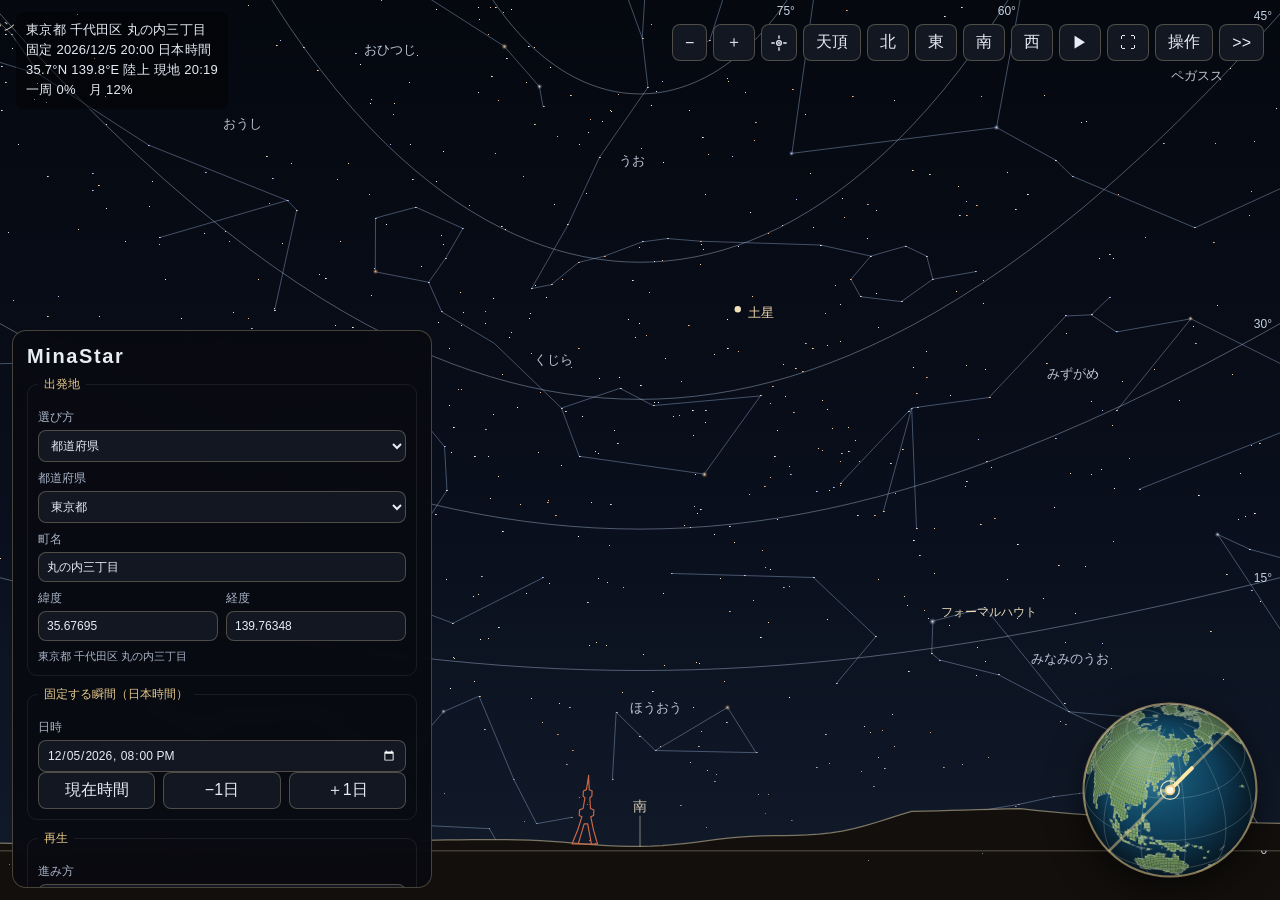
<file: minastar/index.html>
<!DOCTYPE html>
<html lang="ja">
<head>
  <meta charset="UTF-8">
  <meta name="viewport" content="width=device-width, initial-scale=1, viewport-fit=cover">
  <meta name="color-scheme" content="dark">
  <title>MinaStar</title>
  <link rel="stylesheet" href="css/app.css?v=5">
</head>
<body>
  <canvas id="sky" aria-label="星空"></canvas>
  <div id="globeWrap">
    <canvas id="globe" aria-label="現在地の地球儀"></canvas>
  </div>
  <div id="hud">
    <p id="hudText">星空を読み込んでいます</p>
    <div id="float">
      <div id="faintRow" class="hudRow" hidden>
        <button id="btn9" type="button" hidden>9等星</button>
        <button id="btn10" type="button" hidden>10等星</button>
        <button id="btn11" type="button" hidden>11等星</button>
      </div>
      <div id="powerRow" class="hudRow" hidden>
        <button id="pow1" type="button">1X</button>
        <button id="pow2" type="button">2X</button>
        <button id="pow4" type="button">4X</button>
        <button id="pow8" type="button">8X</button>
      </div>
      <div class="hudRow">
      <button id="zoomOut" type="button" aria-label="ズームアウト">−</button>
      <button id="zoomIn" type="button" aria-label="ズームイン">＋</button>
      <button id="homeView" class="icon" type="button" aria-label="出発地の現在時刻、南向きに戻す">
        <svg viewBox="0 0 24 24" width="18" height="18" aria-hidden="true">
          <circle cx="12" cy="12" r="3.1" fill="none" stroke="currentColor" stroke-width="1.8"/>
          <circle cx="12" cy="12" r="1.35" fill="currentColor"/>
          <path d="M12 2.4v3.3M12 18.3v3.3M2.4 12h3.3M18.3 12h3.3" fill="none" stroke="currentColor" stroke-width="1.8" stroke-linecap="round"/>
        </svg>
      </button>
      <button id="zenith" type="button">天頂</button>
      <button id="lookN" type="button">北</button>
      <button id="lookE" type="button">東</button>
      <button id="lookS" type="button">南</button>
      <button id="lookW" type="button">西</button>
      <button id="playHud" class="mark" type="button" aria-label="再生" title="再生">▶</button>
      <button id="fullHud" class="mark" type="button" aria-label="全画面" title="全画面">⛶</button>
      <button id="panelToggle" type="button">操作</button>
      <button id="hideButtons" type="button" aria-label="ボタンを隠す">>></button>
      </div>
      <button id="showButtons" type="button" aria-label="ボタンを戻す"><<</button>
    </div>
  </div>
  <form id="panel">
    <header>
      <h1>MinaStar</h1>
    </header>

    <fieldset>
      <legend>出発地</legend>
      <label>選び方
        <select id="placeKind">
          <option value="city">世界の都市</option>
          <option value="japan">都道府県</option>
          <option value="geo">現在地</option>
        </select>
      </label>
      <div id="cityPlace" hidden>
        <label>都市
          <select id="city"></select>
        </label>
      </div>
      <div id="japanPlace">
        <label>都道府県
          <select id="pref"></select>
        </label>
        <label>町名
          <input id="town" type="search" placeholder="軽井沢、美しが丘" autocomplete="off">
        </label>
        <ul id="townList" hidden></ul>
      </div>
      <div id="geoPlace" hidden>
        <div class="row">
          <button id="locate" type="button">現在地を取得</button>
        </div>
        <p id="locateNote" class="note"></p>
      </div>
      <div class="pair">
        <label>緯度
          <input id="lat" type="number" step="0.0001" min="-90" max="90">
        </label>
        <label>経度
          <input id="lon" type="number" step="0.0001" min="-180" max="180">
        </label>
      </div>
      <p id="placeName" class="note"></p>
    </fieldset>

    <fieldset id="whenBox">
      <legend id="whenLegend">固定する瞬間（日本時間）</legend>
      <label>日時
        <input id="when" type="datetime-local">
      </label>
      <div class="row">
        <button id="whenNow" type="button">現在時間</button>
        <button id="whenPrev" type="button">−1日</button>
        <button id="whenNext" type="button">＋1日</button>
      </div>
    </fieldset>

    <fieldset>
      <legend>再生</legend>
      <label>進み方
        <select id="playMode">
          <option value="world">時間固定で世界一周旅行</option>
          <option value="here">現在地で時間旅行</option>
          <option value="now">現在時刻で世界旅行</option>
          <option value="ride">ISSに乗って周遊</option>
          <option value="hst">HSTに乗って周遊</option>
          <option value="halley">天保のハレー彗星</option>
        </select>
      </label>
      <p id="nowNote" class="note" hidden>今の時刻のまま、停止するまで回り続けます。</p>
      <p id="rideNote" class="note" hidden>ISSから、今の時刻のまま見ます。水平線の下は陸地の輪郭です。停止するまで続きます。</p>
      <p id="hstNote" class="note" hidden>ハッブル宇宙望遠鏡（HST）から、今の時刻のまま見ます。水平線の下は陸地の輪郭です。停止するまで続きます。</p>
      <p id="halleyNote" class="note" hidden>天保6年（1835年）10月23日16時から24日16時まで、金沢城下です。パンと倍率は自由です。24日16時で止まり、最初に戻すか、終わったあと再生すると最初から見られます。彗星は23日21時ごろ沈み、24日9時ごろまた上がります。</p>
      <div id="orbitOpts" hidden>
        <label>右へ一周（分）
          <input id="spinMinutes" type="number" min="0" max="99" step="1" value="0">
        </label>
        <p class="note">0は今まで通りです。1以上で、再生すると南から右へ360°回ります。回っているあいだは、ドラッグと倍率は使えません。</p>
      </div>
      <div id="worldOpts">
        <label>向き
          <select id="dir">
            <option value="east">東まわり</option>
            <option value="west">西まわり</option>
          </select>
        </label>
        <label>コース <span id="tiltLabel">北へ 45°</span>
          <input id="tilt" type="range" min="-90" max="90" step="1" value="-45">
        </label>
        <label>一周の時間（分）
          <input id="minutes" type="number" min="1" max="240" step="1" value="30">
        </label>
      </div>
      <div id="hereOpts" hidden>
        <label>1日の時間（分）
          <input id="dayMinutes" type="number" min="1" max="1440" step="1" value="30">
        </label>
      </div>
      <div id="halleyOpts" hidden>
        <label>この一日の時間（分）
          <input id="halleyMinutes" type="number" min="1" max="30" step="1" value="3">
        </label>
      </div>
      <div class="row">
        <button id="play" class="mark" type="button" aria-label="再生" title="再生">▶</button>
        <button id="restart" type="button">最初に戻す</button>
      </div>
    </fieldset>

    <fieldset>
      <legend>星</legend>
      <label>探す
        <input id="starQuery" type="search" placeholder="シリウス、オリオン" autocomplete="off">
      </label>
      <ul id="starList" hidden></ul>
      <label>どこまで出すか <span id="magLabel">6等星</span>
        <input id="mag" type="range" min="3" max="8" step="1" value="6">
      </label>
      <label>北の向き <span id="northLabel">0°</span>
        <input id="north" type="range" min="0" max="360" step="1" value="0">
      </label>
      <label class="check"><input id="showLines" type="checkbox" checked> 星座線</label>
      <label class="check"><input id="showNames" type="checkbox" checked> 星座名</label>
      <label class="check"><input id="showAltitude" type="checkbox" checked> 高度線</label>
      <label class="check"><input id="showInfo" type="checkbox" checked> 現在地情報</label>
      <label class="check"><input id="showMeteors" type="checkbox"> 流星</label>
      <p class="note">星をクリックすると、下に説明が出ます。9等星・10等星・11等星は、最大ズームで止めたときだけ出ます。</p>
    </fieldset>

    <fieldset>
      <legend>音楽（この端末の中だけ）</legend>
      <div class="row">
        <button id="pickFiles" type="button">曲を選ぶ</button>
        <button id="pickDir" type="button" hidden>フォルダ</button>
        <button id="musicToggle" type="button">再生</button>
      </div>
      <input id="files" type="file" accept="audio/*,.mp3,.m4a,.wav,.ogg" multiple hidden>
      <label>音量
        <input id="volume" type="range" min="0" max="1" step="0.01" value="0.7">
      </label>
      <label class="check"><input id="loop" type="checkbox" checked> 繰り返し</label>
      <label class="check"><input id="shuffle" type="checkbox"> シャッフル</label>
      <p id="trackName" class="note">曲がまだありません</p>
    </fieldset>

    <div id="shadeRow">
      <div id="shadeHead">
        <span>背景の濃さ <span id="shadeLabel">0%</span></span>
        <label class="check"><input id="shadeAuto" type="checkbox"> 自動</label>
      </div>
      <input id="shade" type="range" min="-30" max="30" step="1" value="0">
    </div>
    <label id="starSizeRow">星の大きさ <span id="starSizeLabel">1倍</span>
      <input id="starSize" type="range" min="1" max="5" step="0.1" value="1">
    </label>
    <div class="row">
      <button id="full" type="button">全画面</button>
      <button id="hide" type="button">操作を隠す</button>
    </div>
    <p class="credit">星: Hipparcos / Tycho-2（ESA）。星座線: Olaf Frohn, d3-celestial（BSD）。陸地: Natural Earth。地名: 国土交通省 位置参照情報（Geolonia 住所データ）。</p>
  </form>
  <aside id="starCard" hidden aria-live="polite">
    <div class="sheet">
      <div class="sheetHead">
        <h2 id="starTitle"></h2>
        <button id="starClose" type="button">閉じる</button>
      </div>
      <p id="starSub"></p>
      <dl id="starFacts"></dl>
    </div>
  </aside>
  <script type="module" src="js/app.js?v=39"></script>
</body>
</html>
</file>
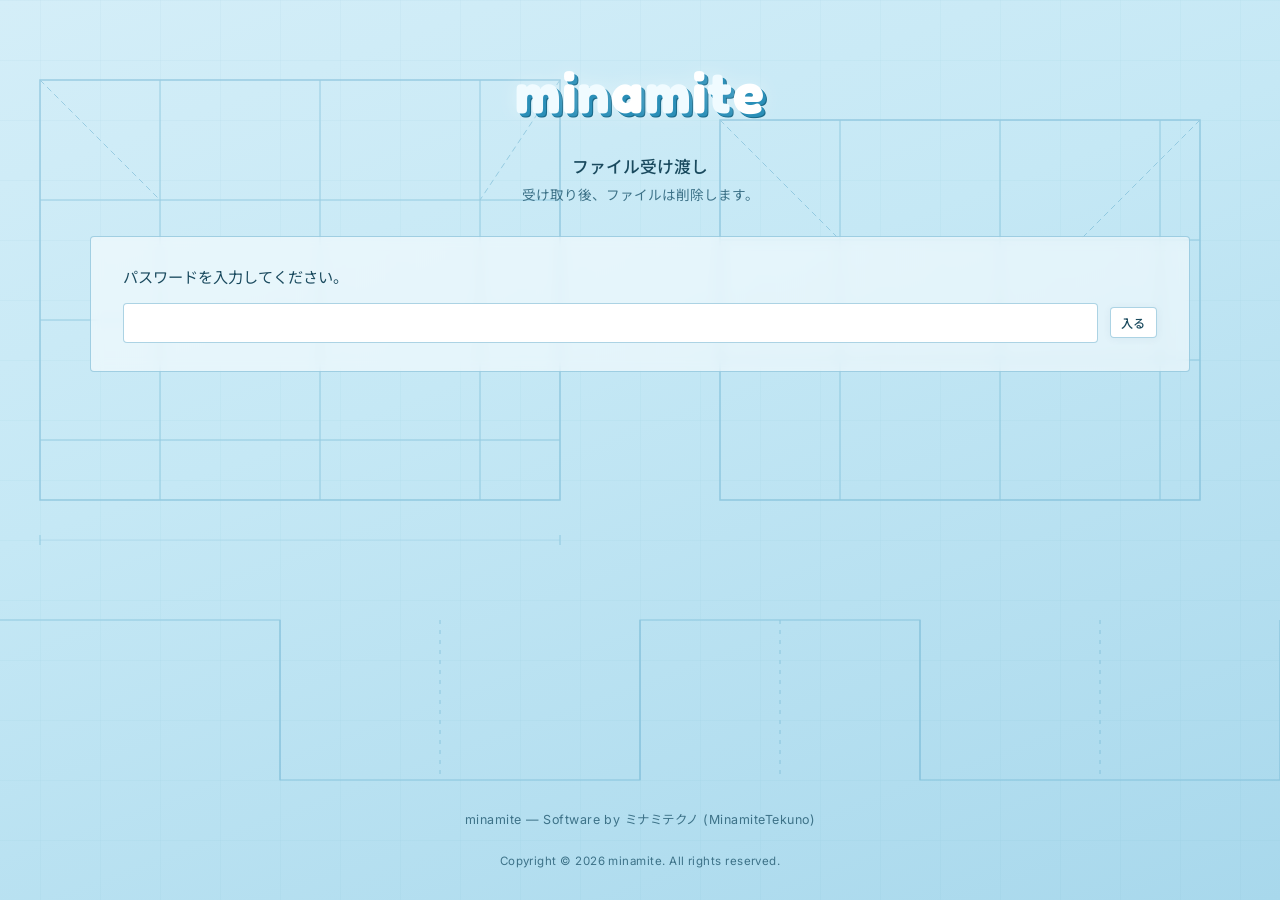
<file: work/index.html>
<!DOCTYPE html>
<html lang="ja">
<head>
  <meta charset="UTF-8">
  <meta name="viewport" content="width=device-width, initial-scale=1.0">
  <meta name="robots" content="noindex, nofollow, noarchive">
  <meta name="description" content="">
  <title>minamite</title>
  <link rel="preconnect" href="https://fonts.googleapis.com">
  <link rel="preconnect" href="https://fonts.gstatic.com" crossorigin>
  <link href="https://fonts.googleapis.com/css2?family=Fredoka:wght@500;600;700&family=Inter:wght@300;400;500&family=Noto+Sans+JP:wght@300;400;500&display=swap" rel="stylesheet">
  <link rel="stylesheet" href="../css/style.css">
</head>
<body>
  <div class="blueprint-bg" aria-hidden="true">
    <svg class="blueprint-svg" viewBox="0 0 1440 900" preserveAspectRatio="xMidYMid slice" xmlns="http://www.w3.org/2000/svg">
      <defs>
        <pattern id="grid" width="60" height="60" patternUnits="userSpaceOnUse">
          <path d="M 60 0 L 0 0 0 60" fill="none" stroke="currentColor" stroke-width="0.5" opacity="0.35"/>
        </pattern>
      </defs>
      <rect width="100%" height="100%" fill="url(#grid)"/>
      <g class="skeleton-lines" fill="none" stroke="currentColor" stroke-width="1">
        <rect x="120" y="80" width="520" height="420" stroke-width="1.5"/>
        <rect x="800" y="120" width="480" height="380" stroke-width="1.5"/>
        <line x1="120" y1="200" x2="640" y2="200"/>
        <line x1="120" y1="320" x2="640" y2="320"/>
        <line x1="120" y1="440" x2="640" y2="440"/>
        <line x1="240" y1="80" x2="240" y2="500"/>
        <line x1="400" y1="80" x2="400" y2="500"/>
        <line x1="560" y1="80" x2="560" y2="500"/>
        <line x1="800" y1="240" x2="1280" y2="240"/>
        <line x1="800" y1="360" x2="1280" y2="360"/>
        <line x1="920" y1="120" x2="920" y2="500"/>
        <line x1="1080" y1="120" x2="1080" y2="500"/>
        <line x1="1240" y1="120" x2="1240" y2="500"/>
        <line x1="120" y1="80" x2="240" y2="200" stroke-dasharray="6 4"/>
        <line x1="640" y1="80" x2="560" y2="200" stroke-dasharray="6 4"/>
        <line x1="800" y1="120" x2="920" y2="240" stroke-dasharray="6 4"/>
        <line x1="1280" y1="120" x2="1160" y2="240" stroke-dasharray="6 4"/>
        <polyline points="80,620 360,620 360,780 720,780 720,620 1000,620 1000,780 1360,780 1360,620" stroke-width="1.2"/>
        <line x1="360" y1="620" x2="360" y2="780"/>
        <line x1="720" y1="620" x2="720" y2="780"/>
        <line x1="1000" y1="620" x2="1000" y2="780"/>
        <line x1="520" y1="620" x2="520" y2="780" stroke-dasharray="4 6"/>
        <line x1="860" y1="620" x2="860" y2="780" stroke-dasharray="4 6"/>
        <line x1="1180" y1="620" x2="1180" y2="780" stroke-dasharray="4 6"/>
        <line x1="120" y1="540" x2="640" y2="540" stroke-width="0.6" opacity="0.6"/>
        <line x1="120" y1="535" x2="120" y2="545"/>
        <line x1="640" y1="535" x2="640" y2="545"/>
      </g>
    </svg>
  </div>

  <div class="page">
    <header class="site-title site-title--compact">
      <h1 class="title-pop" aria-label="minamite">
        <span class="title-letter" style="--i: 0">m</span><!--
        --><span class="title-letter" style="--i: 1">i</span><!--
        --><span class="title-letter" style="--i: 2">n</span><!--
        --><span class="title-letter" style="--i: 3">a</span><!--
        --><span class="title-letter" style="--i: 4">m</span><!--
        --><span class="title-letter" style="--i: 5">i</span><!--
        --><span class="title-letter" style="--i: 6">t</span><!--
        --><span class="title-letter" style="--i: 7">e</span>
      </h1>
    </header>

    <main>
      <section class="try-lead">
        <h2>ファイル受け渡し</h2>
        <p>受け取り後、ファイルは削除します。</p>
      </section>

      <section class="gate-panel" id="gate">
        <p>パスワードを入力してください。</p>
        <form class="gate-form" id="gate-form" autocomplete="off">
          <label class="visually-hidden" for="gate-password">パスワード</label>
          <input class="gate-input" id="gate-password" name="password" type="password" inputmode="numeric" required>
          <button class="product-link gate-submit" type="submit">入る</button>
        </form>
        <p class="gate-error" id="gate-error" hidden>パスワードが違います。</p>
      </section>

      <section class="dl-panel" id="downloads" hidden>
        <p class="file-status" id="file-status">読み込み中…</p>
        <div class="file-list" id="file-list" hidden></div>
      </section>
    </main>

    <footer class="site-footer">
      <p class="brand-note">minamite — Software by ミナミテクノ (MinamiteTekuno)</p>
      <p class="copyright">Copyright © 2026 minamite. All rights reserved.</p>
    </footer>
  </div>

  <script src="box.js"></script>
</body>
</html>
</file>
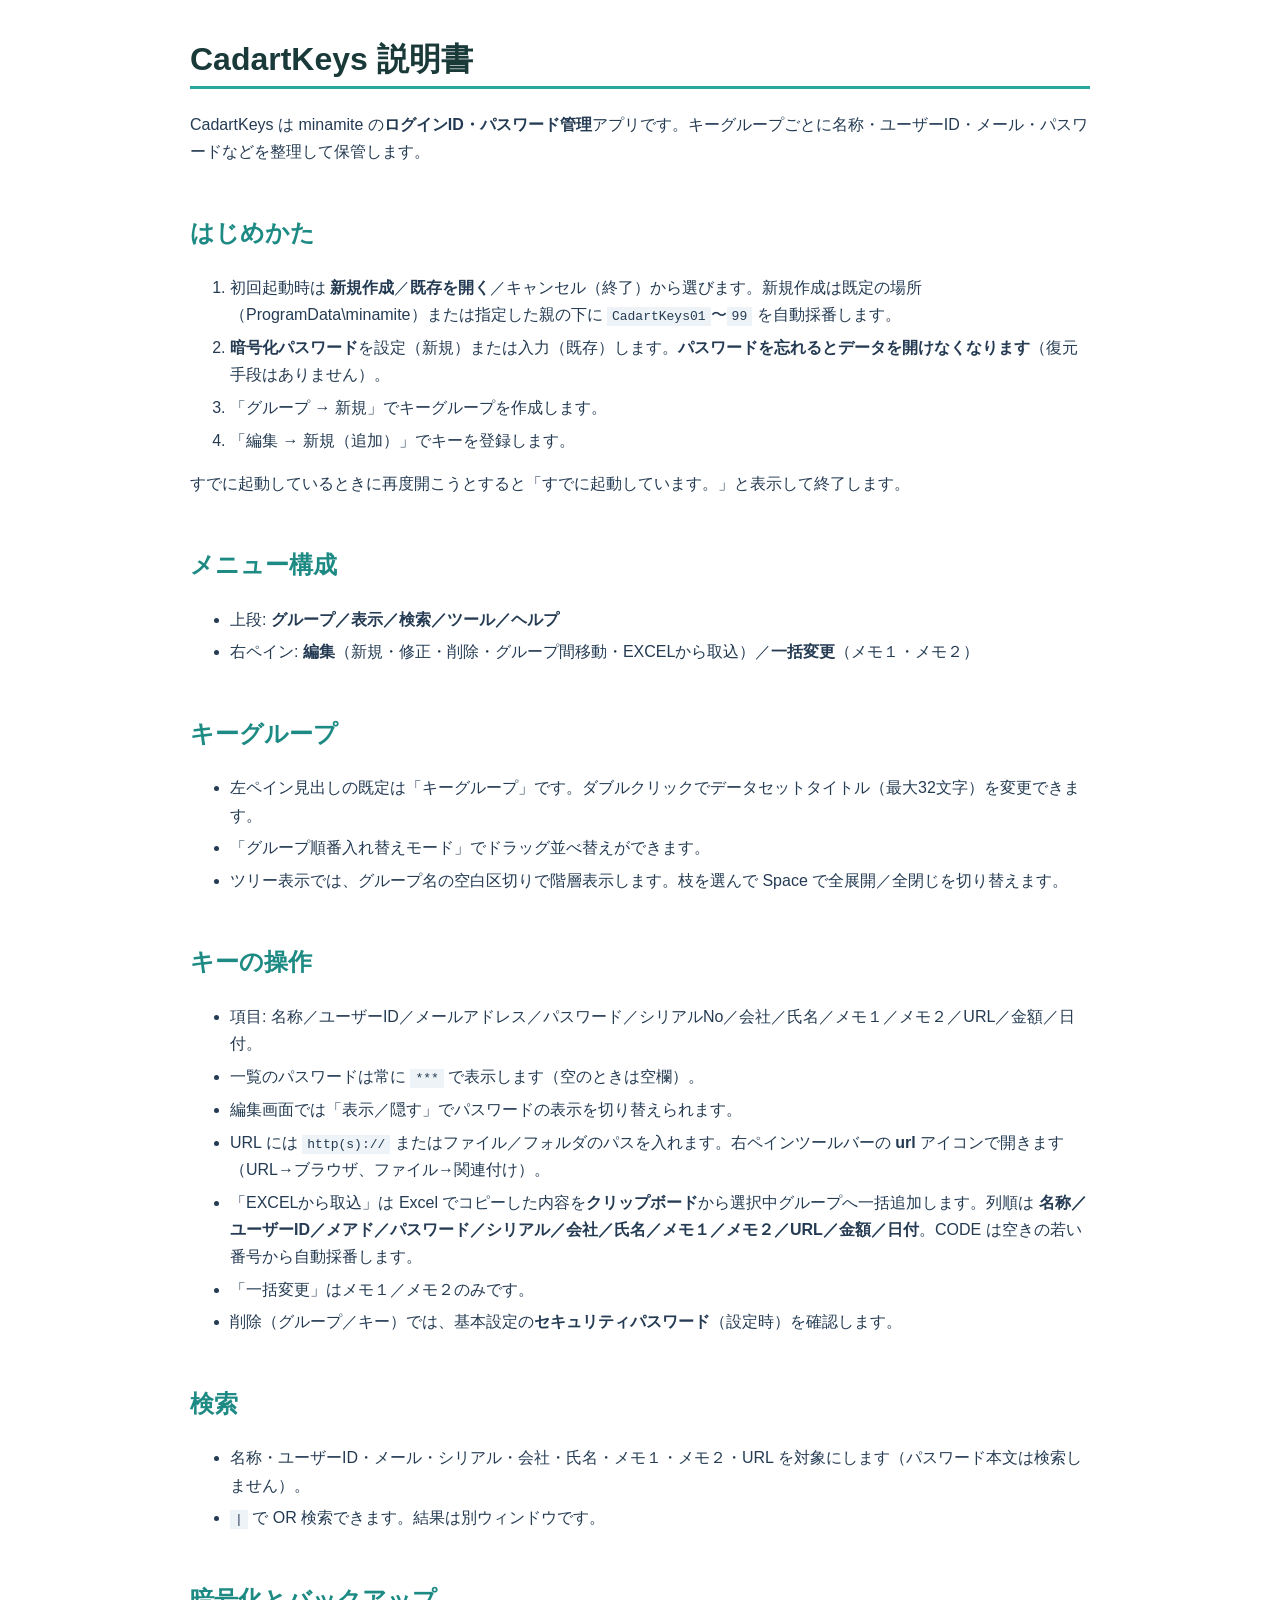
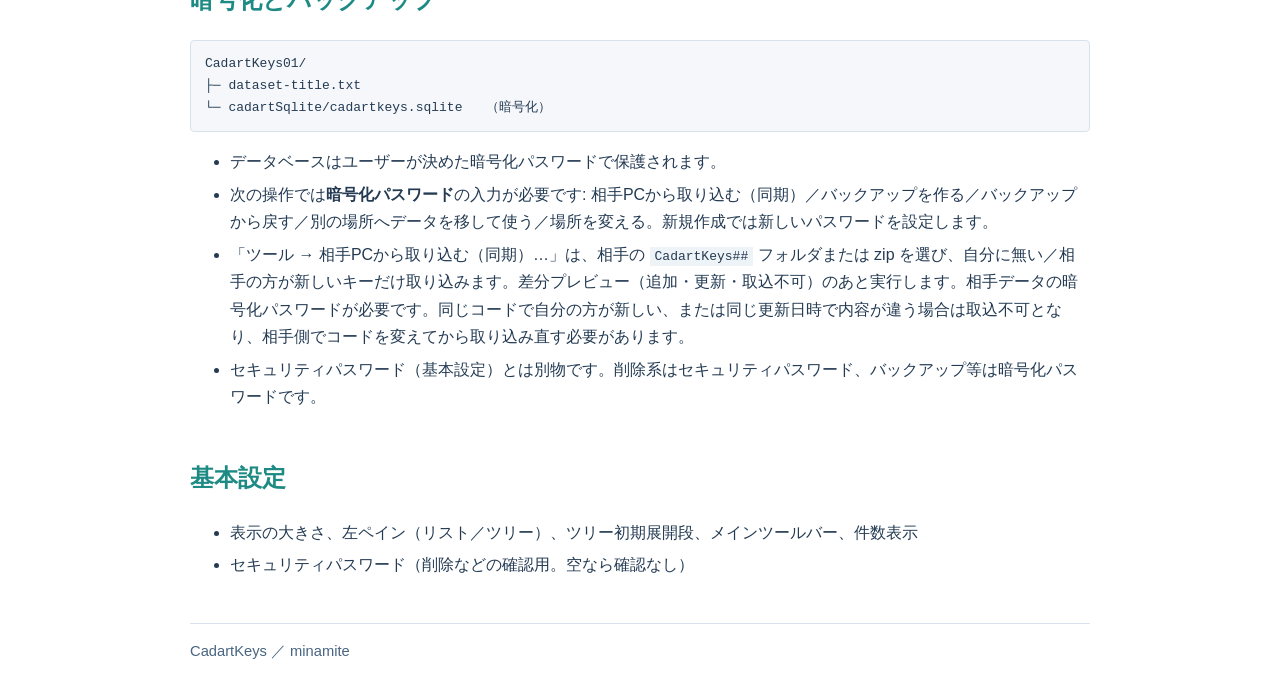
<file: docs/cadartkeys/説明書.html>
<!doctype html>
<html lang="ja"><head><meta charset="utf-8"><title>CadartKeys 説明書</title>
<style>
body{font-family:"Yu Gothic UI",Meiryo,sans-serif;line-height:1.7;max-width:900px;margin:32px auto;padding:0 20px;color:#243b53}
h1{border-bottom:3px solid #2AA8A0;color:#1a3a3a}
h2{margin-top:2em;color:#1E8A84}
code{background:#eef3f7;padding:2px 5px}
li{margin:.35em 0}
pre{background:#f5f7fa;padding:12px 14px;overflow:auto;border:1px solid #d9e2ec;border-radius:4px}
footer{margin-top:3em;padding-top:1em;border-top:1px solid #d9e2ec;color:#486581;font-size:.92em}
</style>
</head><body>
<h1>CadartKeys 説明書</h1>
<p>CadartKeys は minamite の<strong>ログインID・パスワード管理</strong>アプリです。キーグループごとに名称・ユーザーID・メール・パスワードなどを整理して保管します。</p>

<h2>はじめかた</h2>
<ol>
<li>初回起動時は <strong>新規作成</strong>／<strong>既存を開く</strong>／キャンセル（終了）から選びます。新規作成は既定の場所（ProgramData\minamite）または指定した親の下に <code>CadartKeys01</code>〜<code>99</code> を自動採番します。</li>
<li><strong>暗号化パスワード</strong>を設定（新規）または入力（既存）します。<strong>パスワードを忘れるとデータを開けなくなります</strong>（復元手段はありません）。</li>
<li>「グループ → 新規」でキーグループを作成します。</li>
<li>「編集 → 新規（追加）」でキーを登録します。</li>
</ol>
<p>すでに起動しているときに再度開こうとすると「すでに起動しています。」と表示して終了します。</p>

<h2>メニュー構成</h2>
<ul>
<li>上段: <strong>グループ／表示／検索／ツール／ヘルプ</strong></li>
<li>右ペイン: <strong>編集</strong>（新規・修正・削除・グループ間移動・EXCELから取込）／<strong>一括変更</strong>（メモ１・メモ２）</li>
</ul>

<h2>キーグループ</h2>
<ul>
<li>左ペイン見出しの既定は「キーグループ」です。ダブルクリックでデータセットタイトル（最大32文字）を変更できます。</li>
<li>「グループ順番入れ替えモード」でドラッグ並べ替えができます。</li>
<li>ツリー表示では、グループ名の空白区切りで階層表示します。枝を選んで Space で全展開／全閉じを切り替えます。</li>
</ul>

<h2>キーの操作</h2>
<ul>
<li>項目: 名称／ユーザーID／メールアドレス／パスワード／シリアルNo／会社／氏名／メモ１／メモ２／URL／金額／日付。</li>
<li>一覧のパスワードは常に <code>***</code> で表示します（空のときは空欄）。</li>
<li>編集画面では「表示／隠す」でパスワードの表示を切り替えられます。</li>
<li>URL には <code>http(s)://</code> またはファイル／フォルダのパスを入れます。右ペインツールバーの <strong>url</strong> アイコンで開きます（URL→ブラウザ、ファイル→関連付け）。</li>
<li>「EXCELから取込」は Excel でコピーした内容を<strong>クリップボード</strong>から選択中グループへ一括追加します。列順は <strong>名称／ユーザーID／メアド／パスワード／シリアル／会社／氏名／メモ１／メモ２／URL／金額／日付</strong>。CODE は空きの若い番号から自動採番します。</li>
<li>「一括変更」はメモ１／メモ２のみです。</li>
<li>削除（グループ／キー）では、基本設定の<strong>セキュリティパスワード</strong>（設定時）を確認します。</li>
</ul>

<h2>検索</h2>
<ul>
<li>名称・ユーザーID・メール・シリアル・会社・氏名・メモ１・メモ２・URL を対象にします（パスワード本文は検索しません）。</li>
<li><code>|</code> で OR 検索できます。結果は別ウィンドウです。</li>
</ul>

<h2>暗号化とバックアップ</h2>
<pre>CadartKeys01/
├─ dataset-title.txt
└─ cadartSqlite/cadartkeys.sqlite   （暗号化）</pre>
<ul>
<li>データベースはユーザーが決めた暗号化パスワードで保護されます。</li>
<li>次の操作では<strong>暗号化パスワード</strong>の入力が必要です: 相手PCから取り込む（同期）／バックアップを作る／バックアップから戻す／別の場所へデータを移して使う／場所を変える。新規作成では新しいパスワードを設定します。</li>
<li>「ツール → 相手PCから取り込む（同期）…」は、相手の <code>CadartKeys##</code> フォルダまたは zip を選び、自分に無い／相手の方が新しいキーだけ取り込みます。差分プレビュー（追加・更新・取込不可）のあと実行します。相手データの暗号化パスワードが必要です。同じコードで自分の方が新しい、または同じ更新日時で内容が違う場合は取込不可となり、相手側でコードを変えてから取り込み直す必要があります。</li>
<li>セキュリティパスワード（基本設定）とは別物です。削除系はセキュリティパスワード、バックアップ等は暗号化パスワードです。</li>
</ul>

<h2>基本設定</h2>
<ul>
<li>表示の大きさ、左ペイン（リスト／ツリー）、ツリー初期展開段、メインツールバー、件数表示</li>
<li>セキュリティパスワード（削除などの確認用。空なら確認なし）</li>
</ul>

<footer>CadartKeys ／ minamite</footer>
</body></html>
</file>
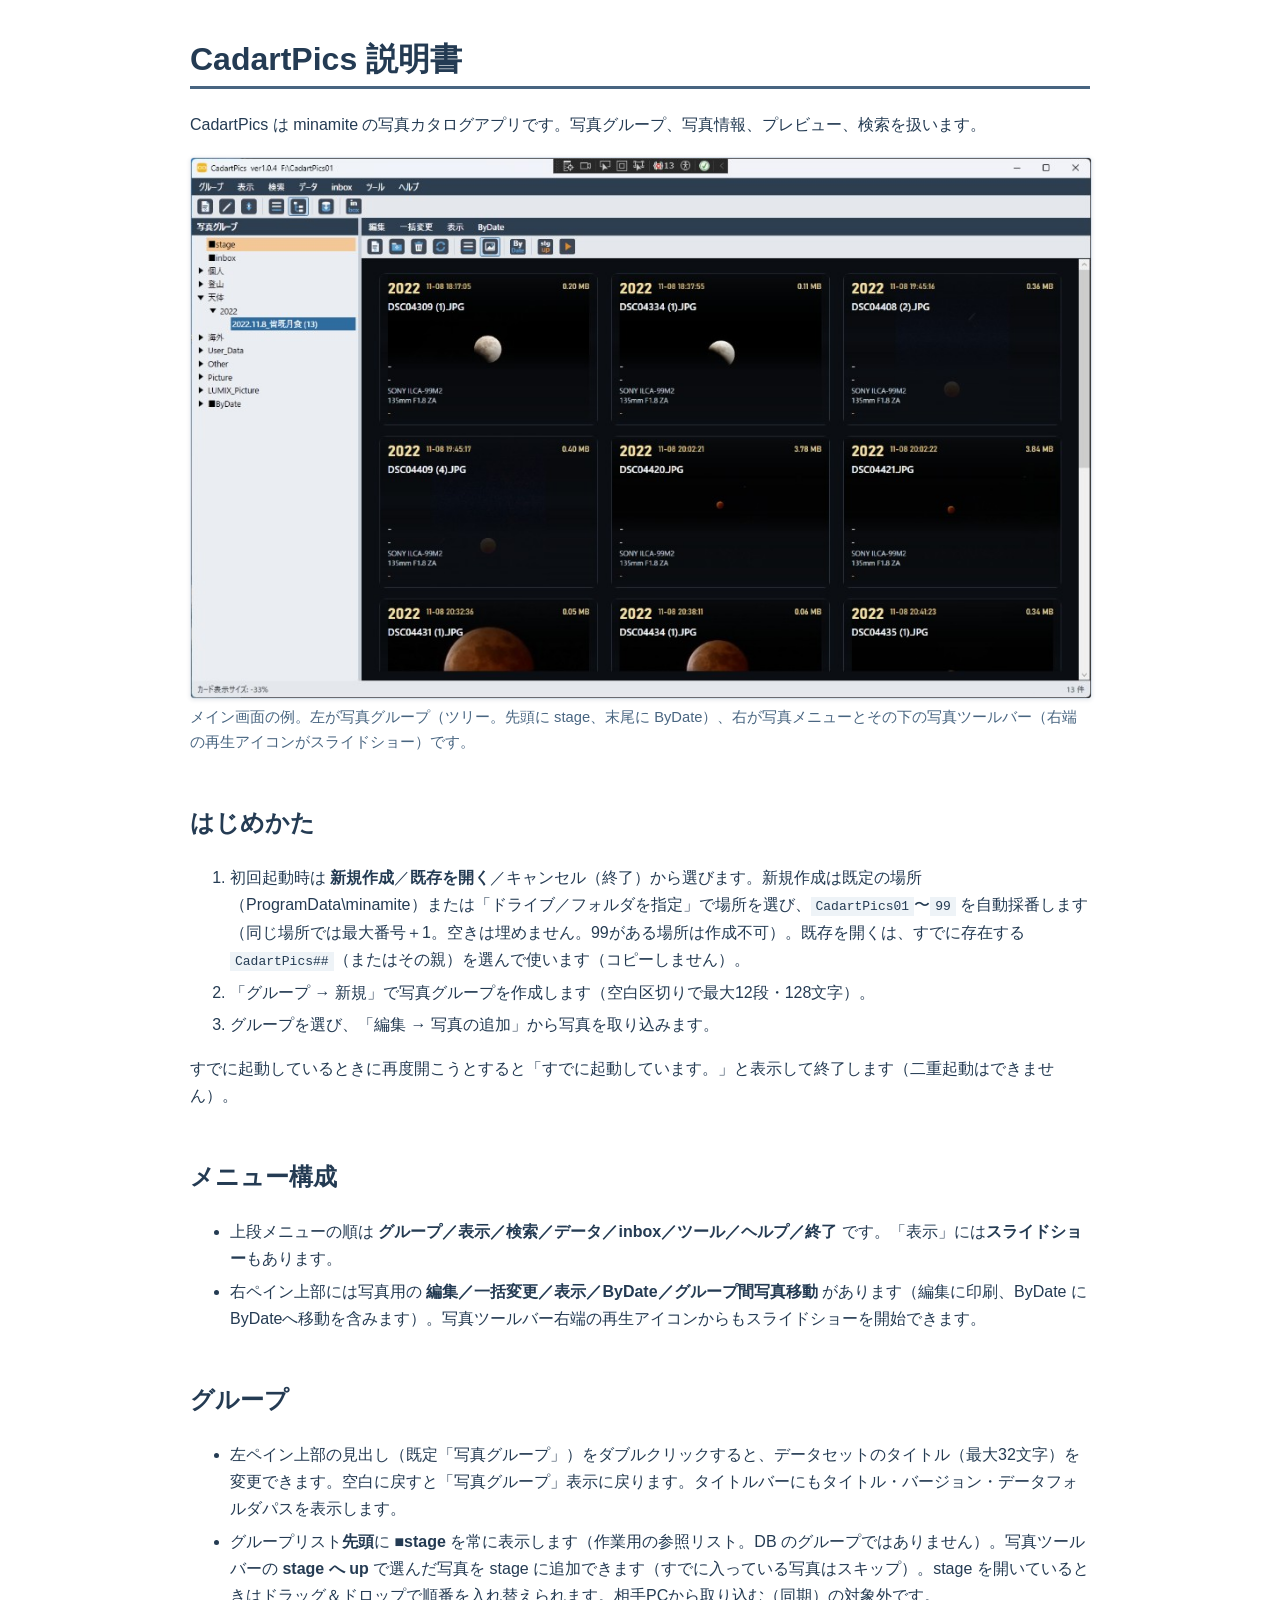
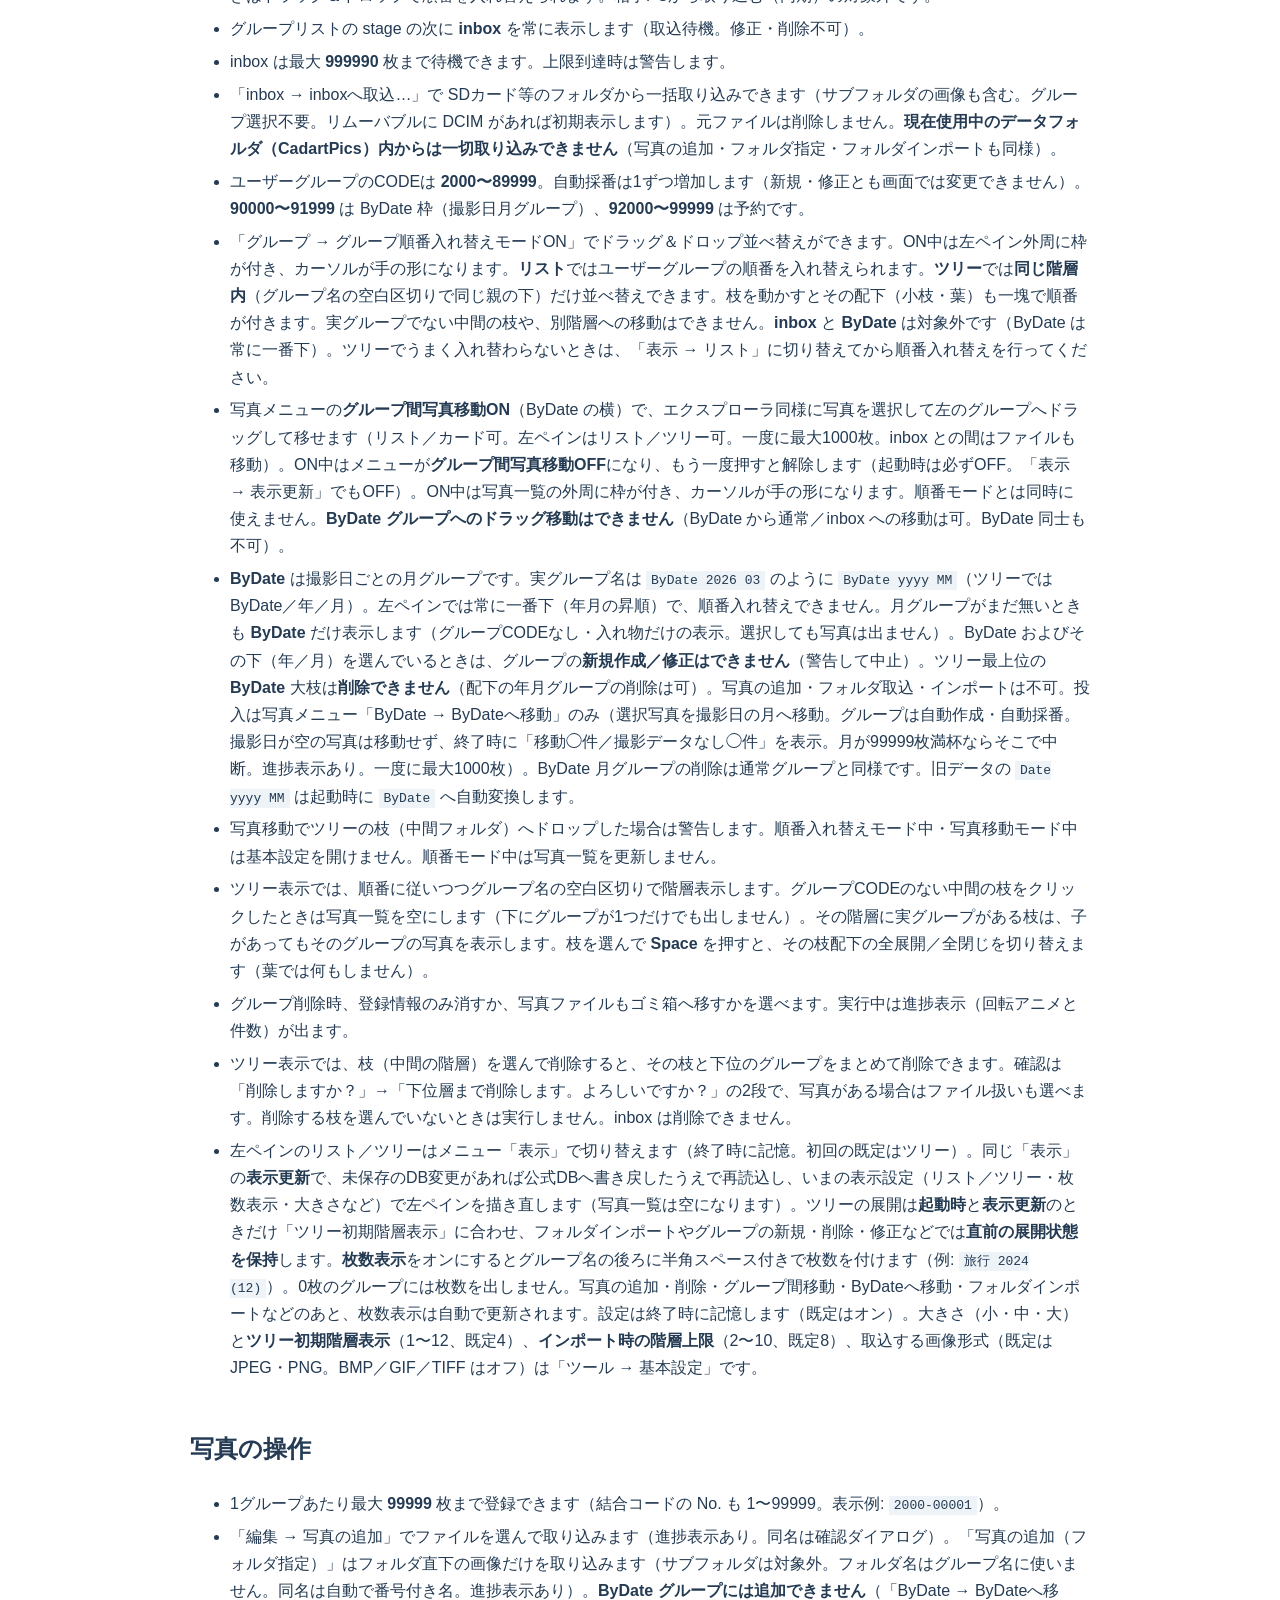
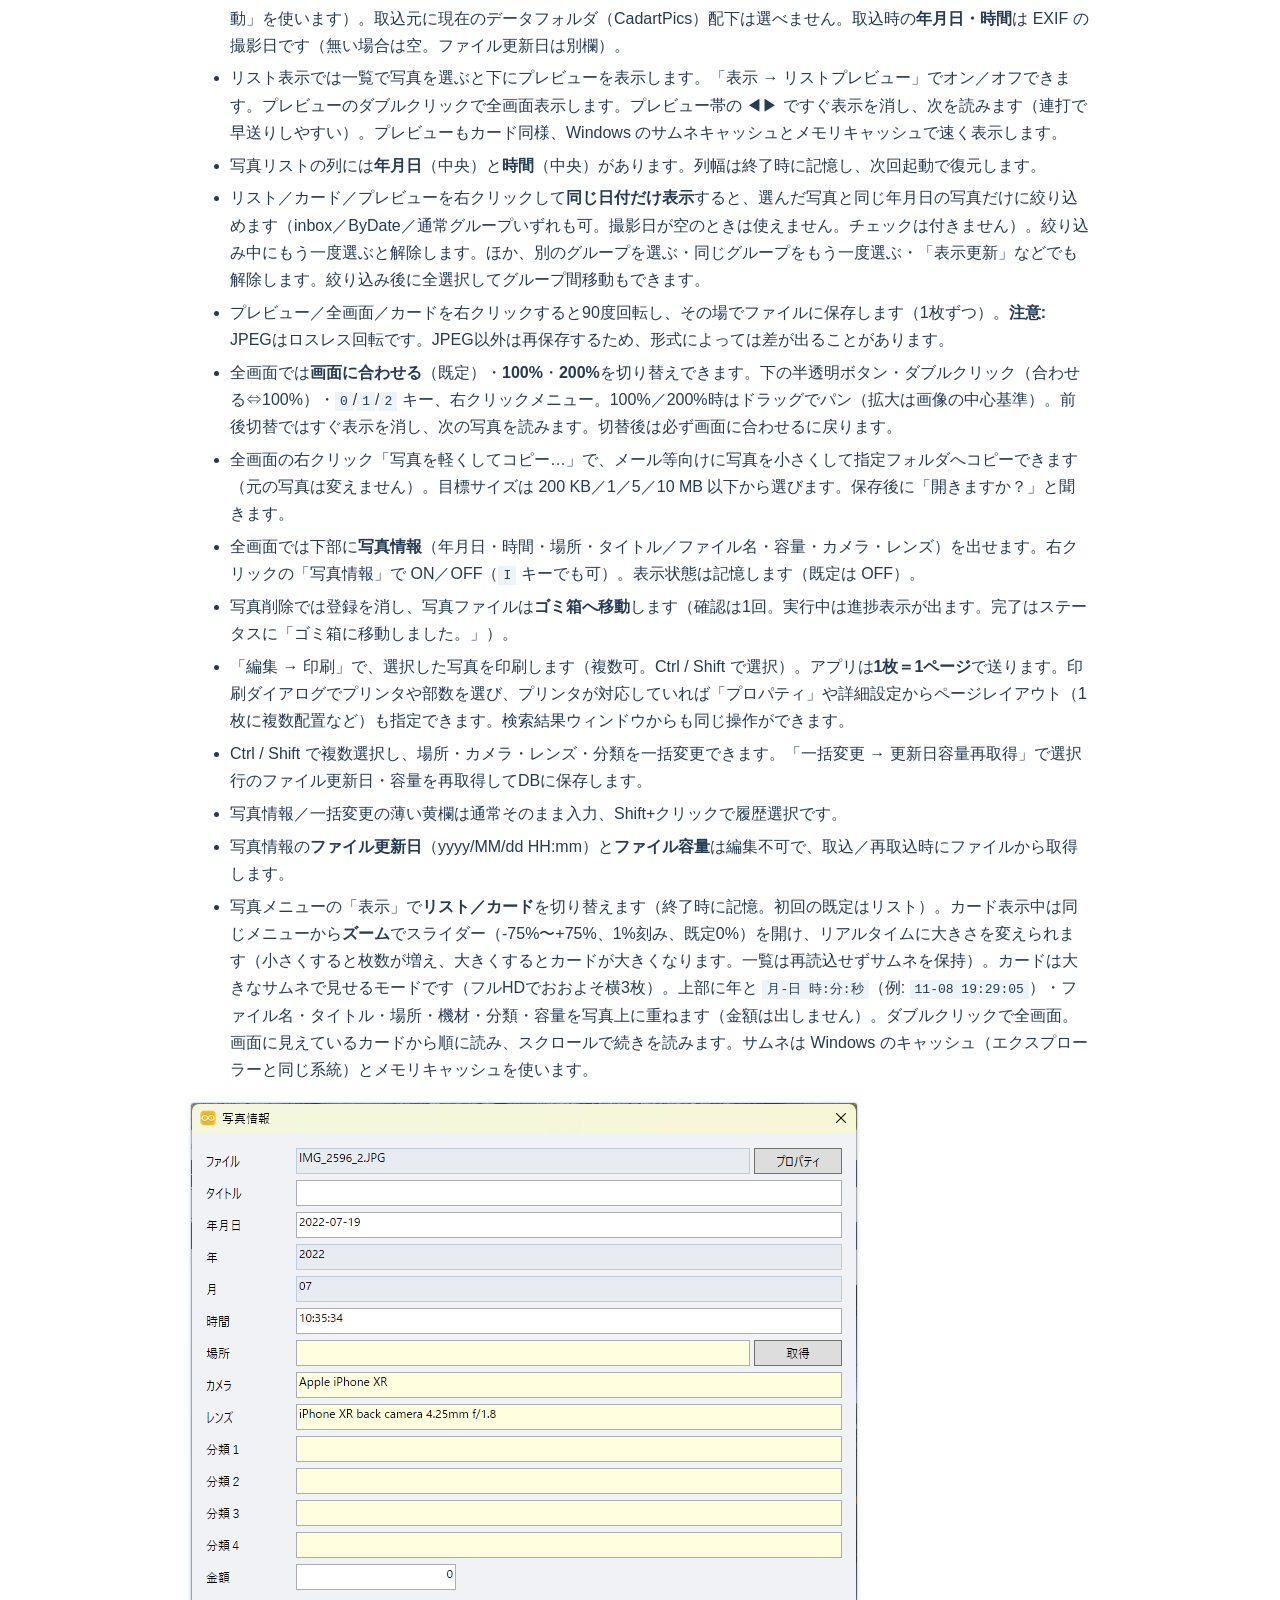
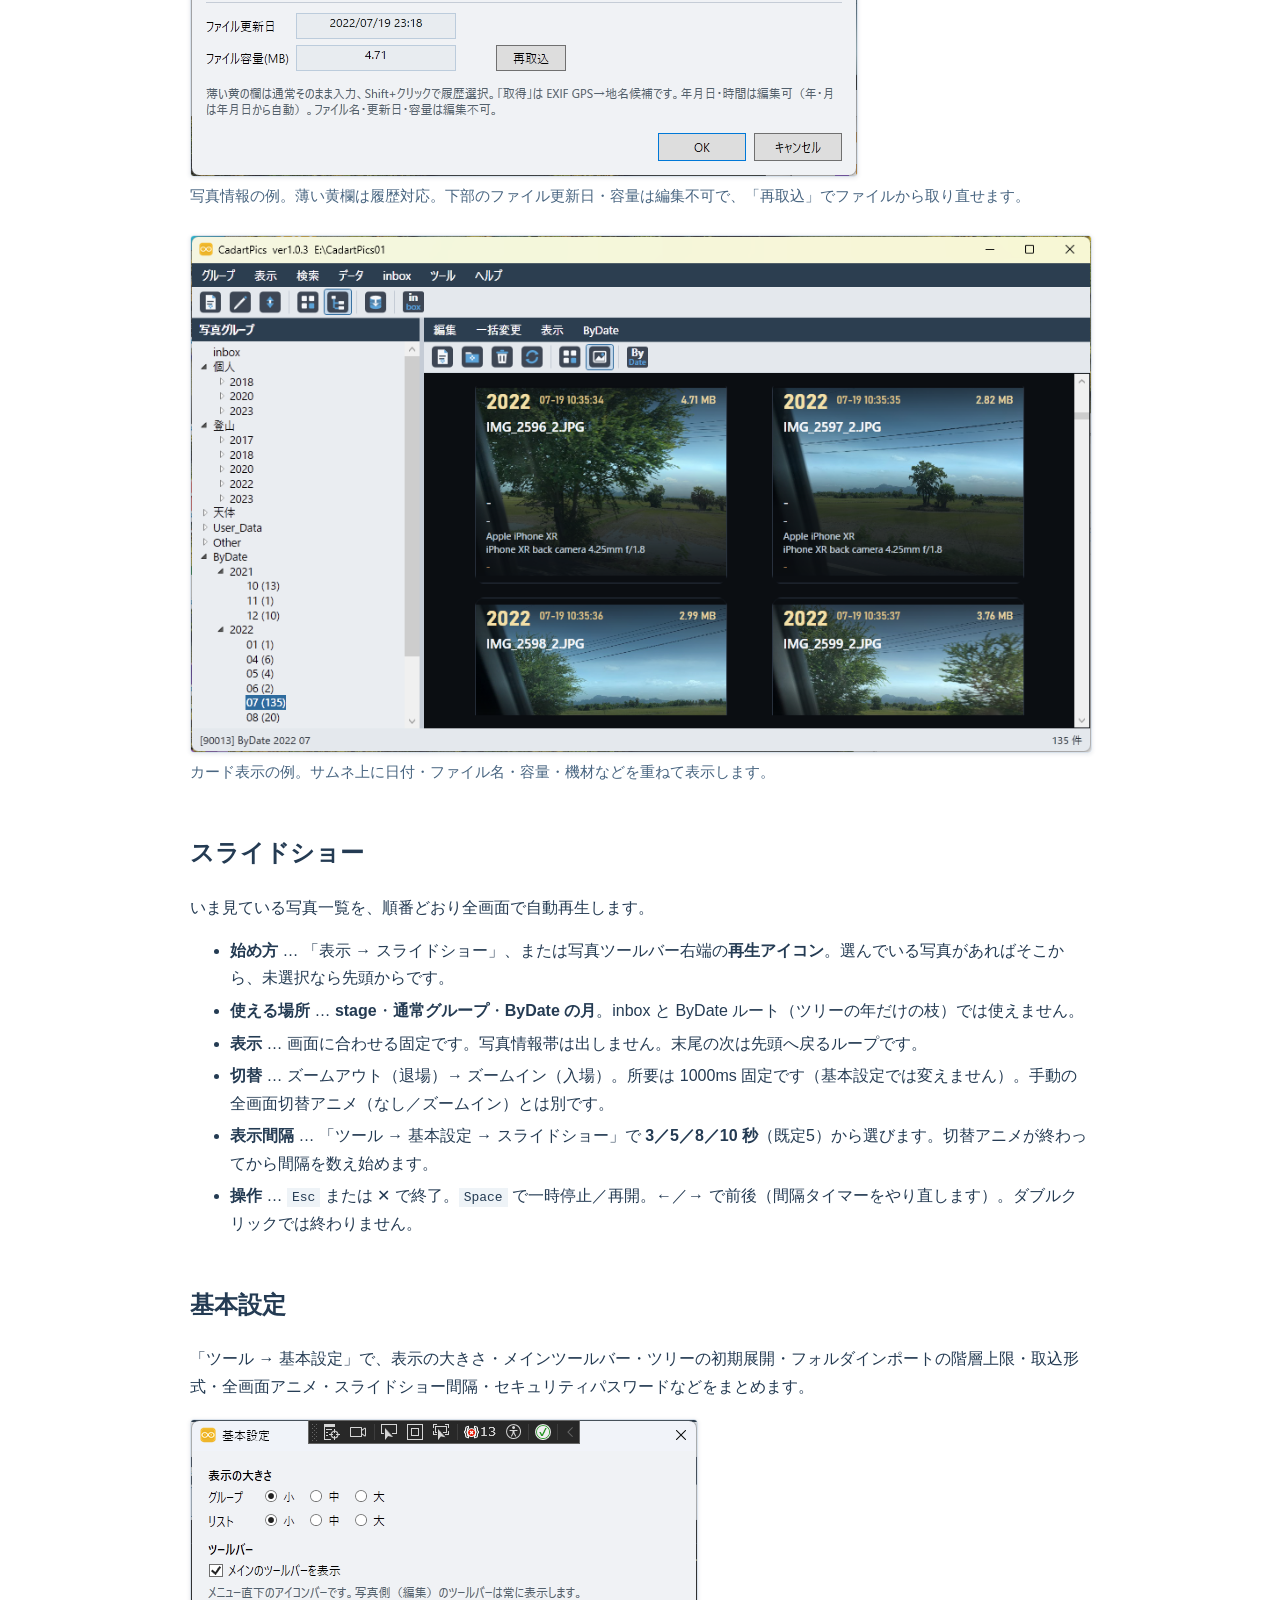
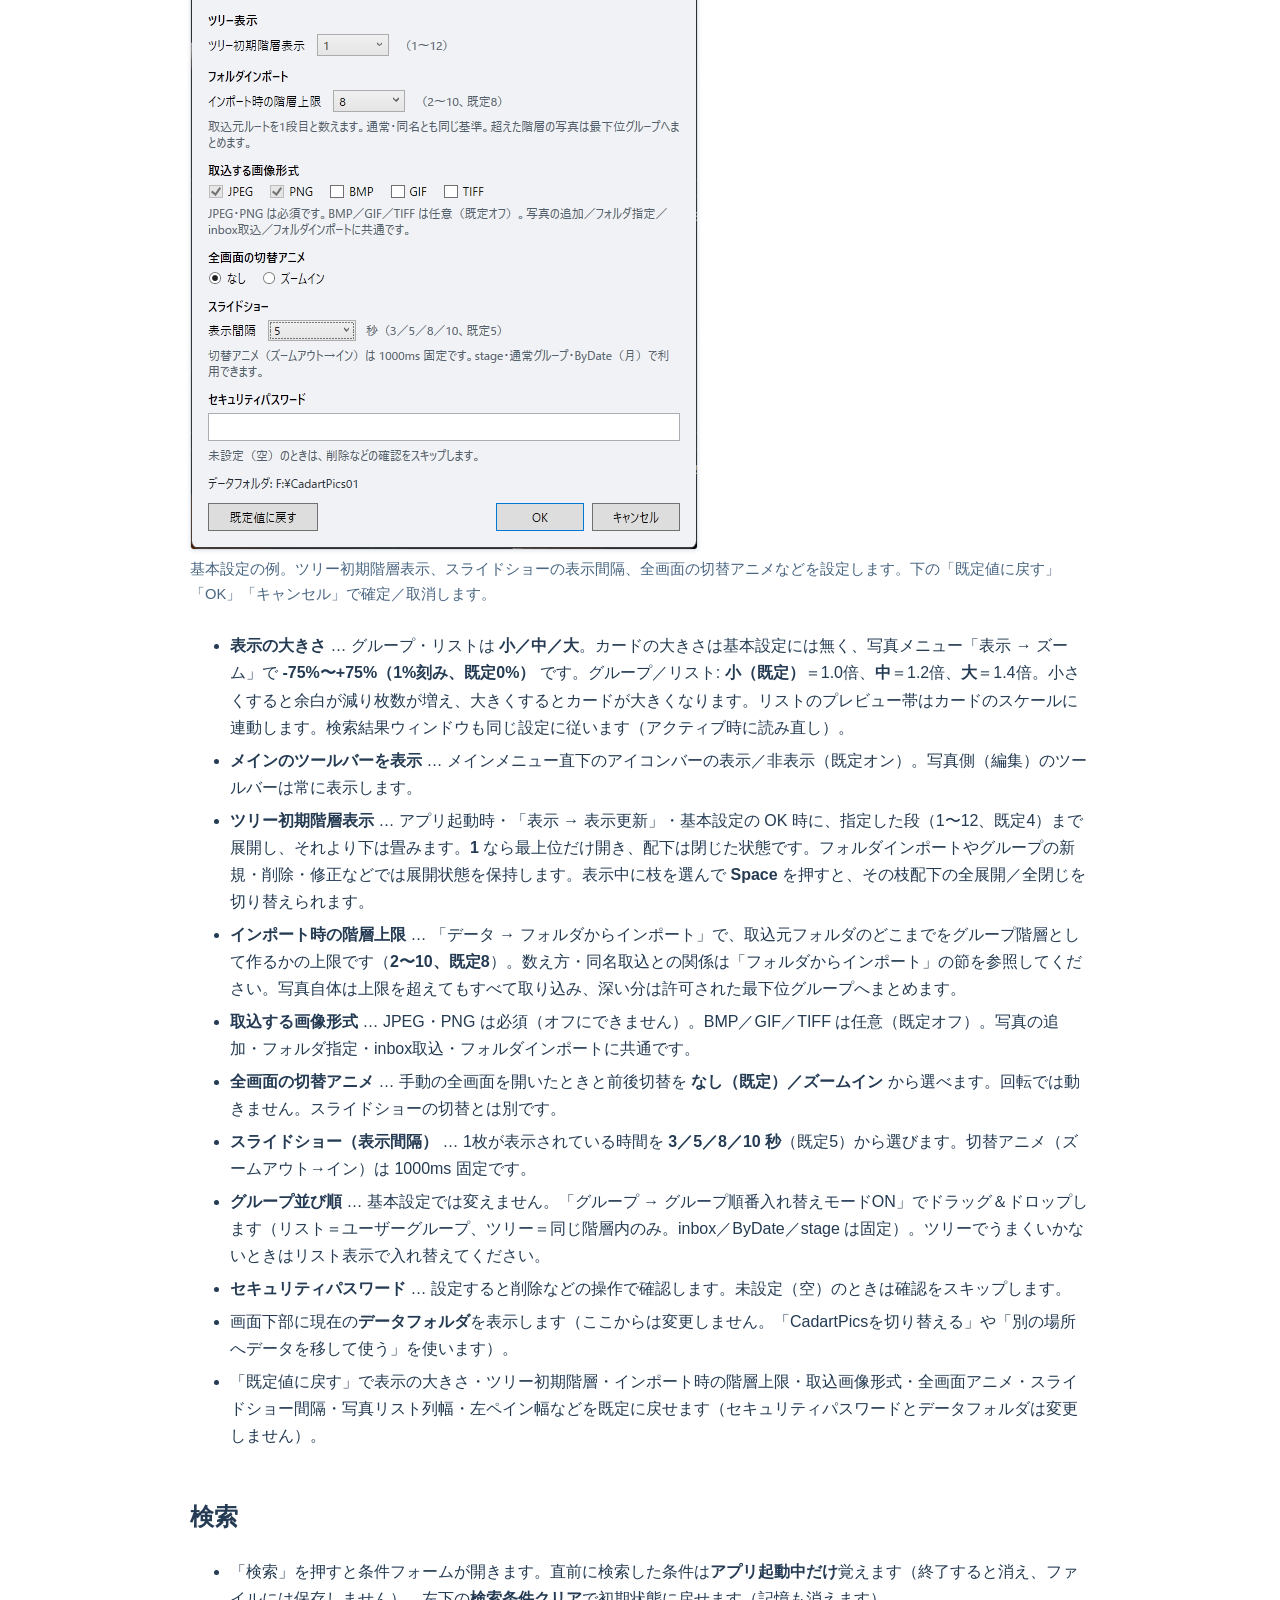
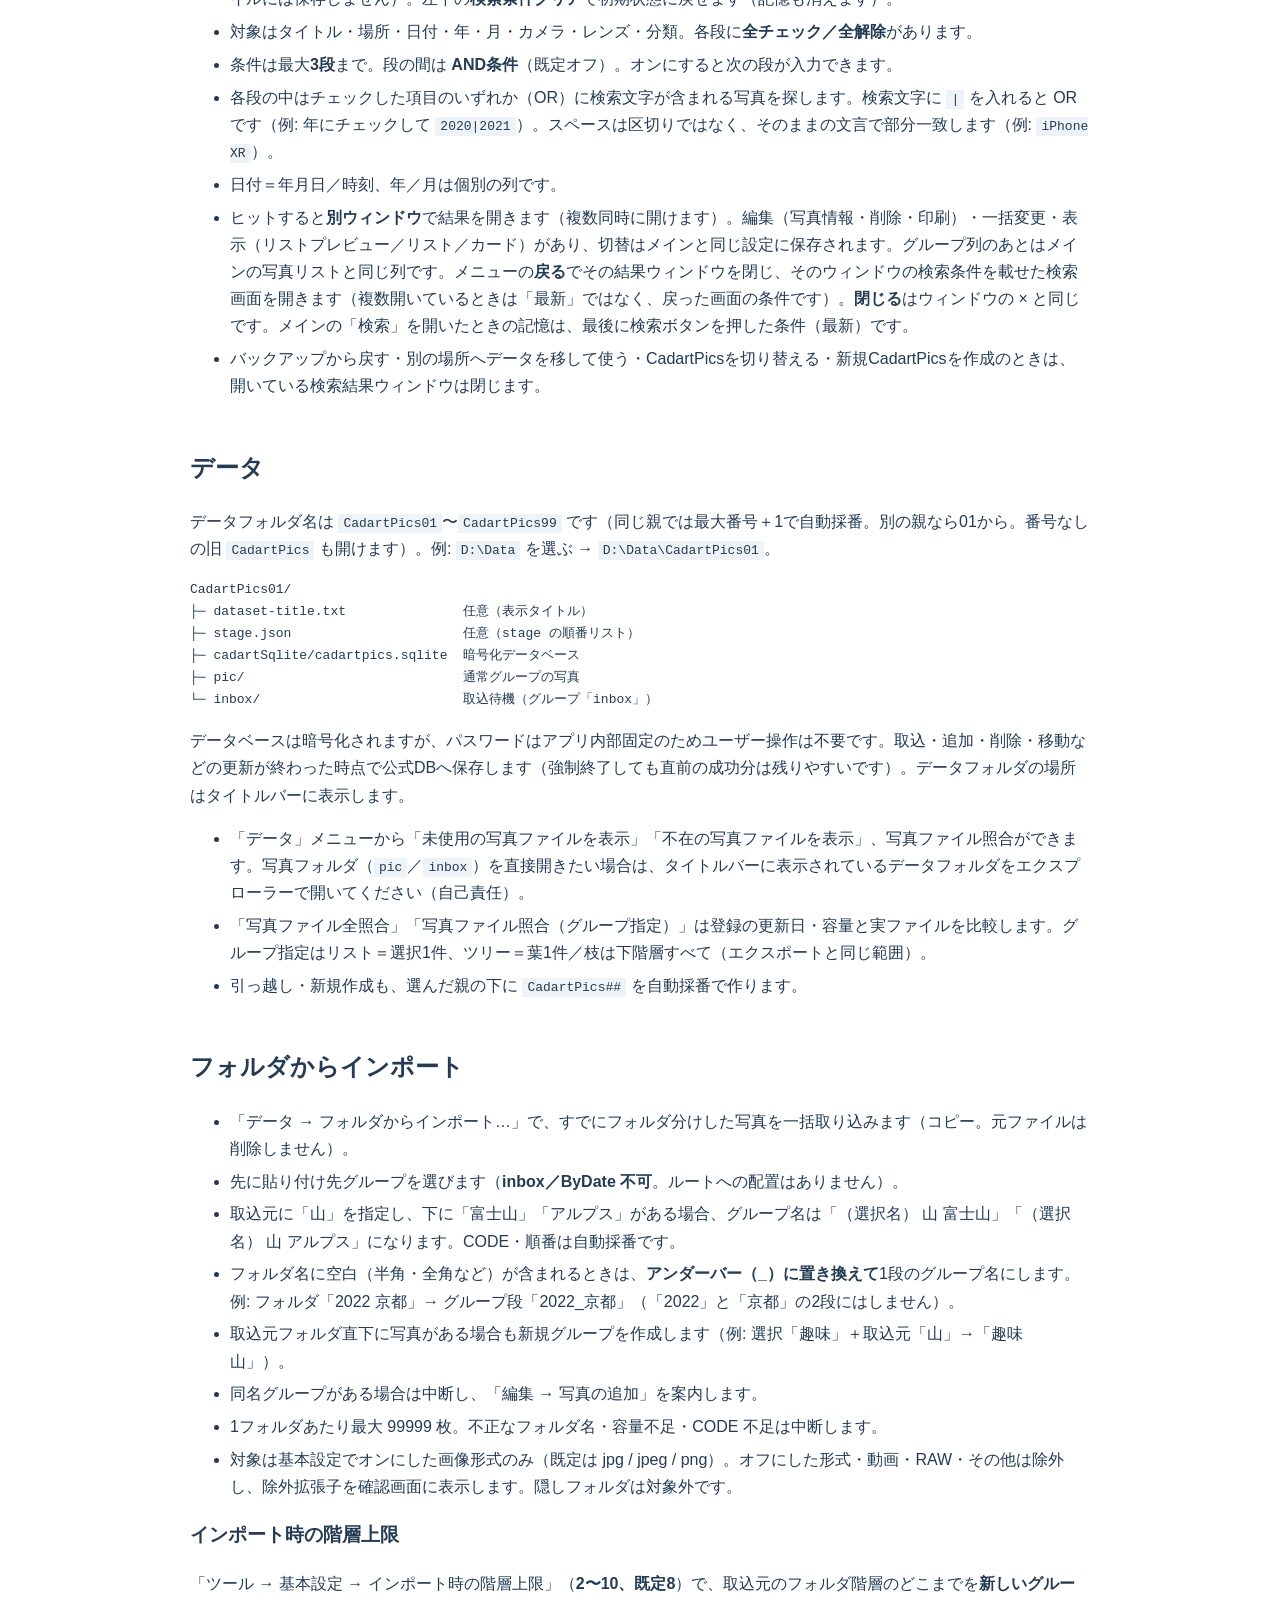
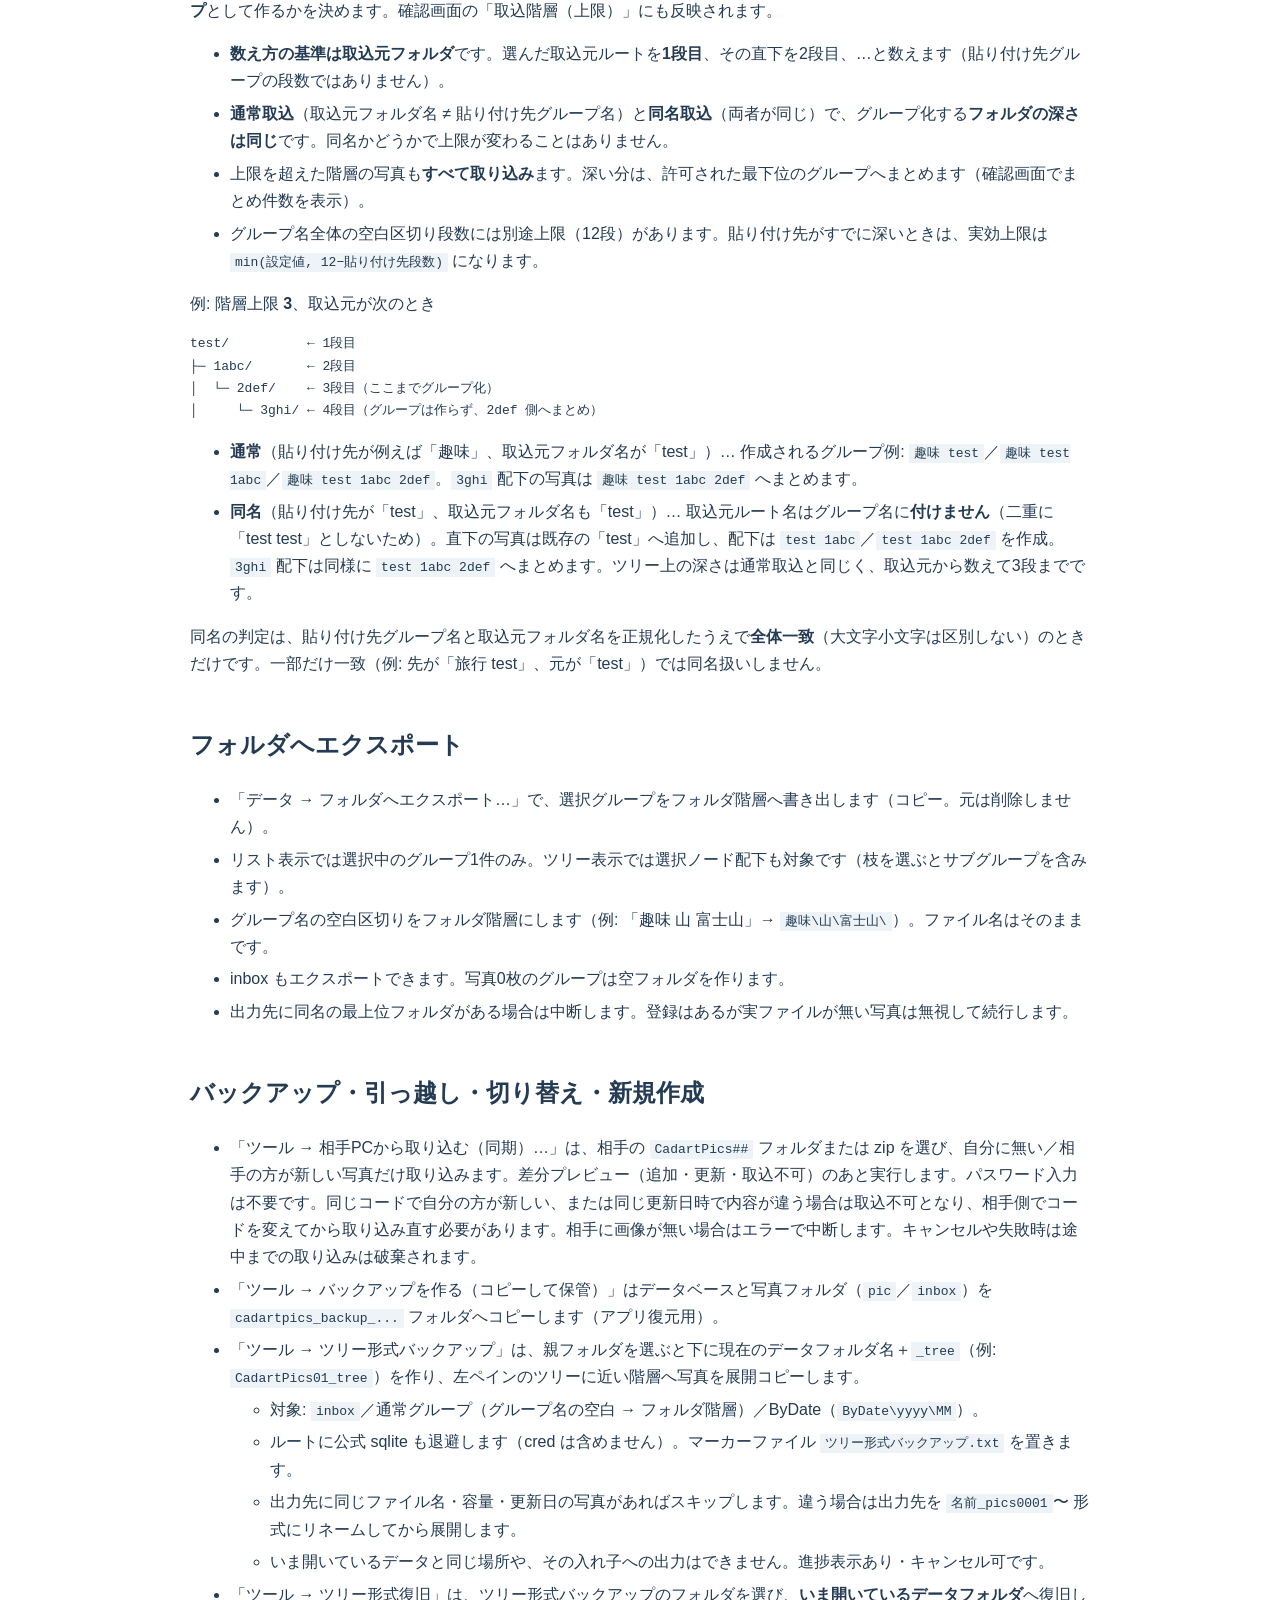
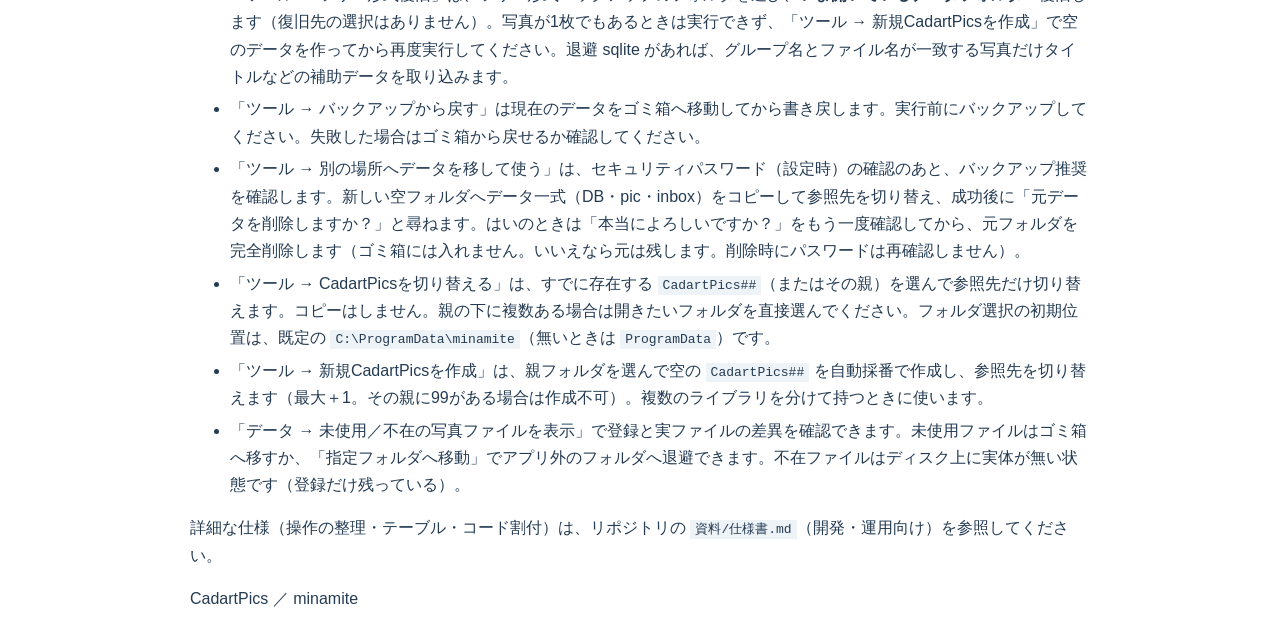
<file: docs/cadartpics/説明書.html>
﻿<!doctype html>
<html lang="ja"><head><meta charset="utf-8"><title>CadartPics 説明書</title>
<style>
body{font-family:"Yu Gothic UI",Meiryo,sans-serif;line-height:1.7;max-width:900px;margin:32px auto;padding:0 20px;color:#243b53}
h1{border-bottom:3px solid #486581}
h2{margin-top:2em}
code{background:#eef3f7;padding:2px 5px}
li{margin:.35em 0}
figure{margin:1.2em 0 1.6em;padding:0}
figure img{display:block;max-width:100%;height:auto;border:1px solid #d9e2ec;border-radius:4px;box-shadow:0 1px 4px rgba(36,59,83,.12)}
figcaption{margin-top:.45em;font-size:.92em;color:#486581}
</style>
</head><body>
<h1>CadartPics 説明書</h1>
<p>CadartPics は minamite の写真カタログアプリです。写真グループ、写真情報、プレビュー、検索を扱います。</p>

<figure>
<img src="img-main-list.png" alt="メイン画面（ツリーとカード・スライドショー）">
<figcaption>メイン画面の例。左が写真グループ（ツリー。先頭に stage、末尾に ByDate）、右が写真メニューとその下の写真ツールバー（右端の再生アイコンがスライドショー）です。</figcaption>
</figure>

<h2>はじめかた</h2>
<ol>
<li>初回起動時は <strong>新規作成</strong>／<strong>既存を開く</strong>／キャンセル（終了）から選びます。新規作成は既定の場所（ProgramData\minamite）または「ドライブ／フォルダを指定」で場所を選び、<code>CadartPics01</code>〜<code>99</code> を自動採番します（同じ場所では最大番号＋1。空きは埋めません。99がある場所は作成不可）。既存を開くは、すでに存在する <code>CadartPics##</code>（またはその親）を選んで使います（コピーしません）。</li>
<li>「グループ → 新規」で写真グループを作成します（空白区切りで最大12段・128文字）。</li>
<li>グループを選び、「編集 → 写真の追加」から写真を取り込みます。</li>
</ol>
<p>すでに起動しているときに再度開こうとすると「すでに起動しています。」と表示して終了します（二重起動はできません）。</p>

<h2>メニュー構成</h2>
<ul>
<li>上段メニューの順は <strong>グループ／表示／検索／データ／inbox／ツール／ヘルプ／終了</strong> です。「表示」には<strong>スライドショー</strong>もあります。</li>
<li>右ペイン上部には写真用の <strong>編集／一括変更／表示／ByDate／グループ間写真移動</strong> があります（編集に印刷、ByDate に ByDateへ移動を含みます）。写真ツールバー右端の再生アイコンからもスライドショーを開始できます。</li>
</ul>

<h2>グループ</h2>
<ul>
<li>左ペイン上部の見出し（既定「写真グループ」）をダブルクリックすると、データセットのタイトル（最大32文字）を変更できます。空白に戻すと「写真グループ」表示に戻ります。タイトルバーにもタイトル・バージョン・データフォルダパスを表示します。</li>
<li>グループリスト<strong>先頭</strong>に <strong>■stage</strong> を常に表示します（作業用の参照リスト。DB のグループではありません）。写真ツールバーの <strong>stage へ up</strong> で選んだ写真を stage に追加できます（すでに入っている写真はスキップ）。stage を開いているときはドラッグ＆ドロップで順番を入れ替えられます。相手PCから取り込む（同期）の対象外です。</li>
<li>グループリストの stage の次に <strong>inbox</strong> を常に表示します（取込待機。修正・削除不可）。</li>
<li>inbox は最大 <strong>999990</strong> 枚まで待機できます。上限到達時は警告します。</li>
<li>「inbox → inboxへ取込…」で SDカード等のフォルダから一括取り込みできます（サブフォルダの画像も含む。グループ選択不要。リムーバブルに DCIM があれば初期表示します）。元ファイルは削除しません。<strong>現在使用中のデータフォルダ（CadartPics）内からは一切取り込みできません</strong>（写真の追加・フォルダ指定・フォルダインポートも同様）。</li>
<li>ユーザーグループのCODEは <strong>2000〜89999</strong>。自動採番は1ずつ増加します（新規・修正とも画面では変更できません）。<strong>90000〜91999</strong> は ByDate 枠（撮影日月グループ）、<strong>92000〜99999</strong> は予約です。</li>
<li>「グループ → グループ順番入れ替えモードON」でドラッグ＆ドロップ並べ替えができます。ON中は左ペイン外周に枠が付き、カーソルが手の形になります。<strong>リスト</strong>ではユーザーグループの順番を入れ替えられます。<strong>ツリー</strong>では<strong>同じ階層内</strong>（グループ名の空白区切りで同じ親の下）だけ並べ替えできます。枝を動かすとその配下（小枝・葉）も一塊で順番が付きます。実グループでない中間の枝や、別階層への移動はできません。<strong>inbox</strong> と <strong>ByDate</strong> は対象外です（ByDate は常に一番下）。ツリーでうまく入れ替わらないときは、「表示 → リスト」に切り替えてから順番入れ替えを行ってください。</li>
<li>写真メニューの<strong>グループ間写真移動ON</strong>（ByDate の横）で、エクスプローラ同様に写真を選択して左のグループへドラッグして移せます（リスト／カード可。左ペインはリスト／ツリー可。一度に最大1000枚。inbox との間はファイルも移動）。ON中はメニューが<strong>グループ間写真移動OFF</strong>になり、もう一度押すと解除します（起動時は必ずOFF。「表示 → 表示更新」でもOFF）。ON中は写真一覧の外周に枠が付き、カーソルが手の形になります。順番モードとは同時に使えません。<strong>ByDate グループへのドラッグ移動はできません</strong>（ByDate から通常／inbox への移動は可。ByDate 同士も不可）。</li>
<li><strong>ByDate</strong> は撮影日ごとの月グループです。実グループ名は <code>ByDate 2026 03</code> のように <code>ByDate yyyy MM</code>（ツリーでは ByDate／年／月）。左ペインでは常に一番下（年月の昇順）で、順番入れ替えできません。月グループがまだ無いときも <strong>ByDate</strong> だけ表示します（グループCODEなし・入れ物だけの表示。選択しても写真は出ません）。ByDate およびその下（年／月）を選んでいるときは、グループの<strong>新規作成／修正はできません</strong>（警告して中止）。ツリー最上位の <strong>ByDate</strong> 大枝は<strong>削除できません</strong>（配下の年月グループの削除は可）。写真の追加・フォルダ取込・インポートは不可。投入は写真メニュー「ByDate → ByDateへ移動」のみ（選択写真を撮影日の月へ移動。グループは自動作成・自動採番。撮影日が空の写真は移動せず、終了時に「移動◯件／撮影データなし◯件」を表示。月が99999枚満杯ならそこで中断。進捗表示あり。一度に最大1000枚）。ByDate 月グループの削除は通常グループと同様です。旧データの <code>Date yyyy MM</code> は起動時に <code>ByDate</code> へ自動変換します。</li>
<li>写真移動でツリーの枝（中間フォルダ）へドロップした場合は警告します。順番入れ替えモード中・写真移動モード中は基本設定を開けません。順番モード中は写真一覧を更新しません。</li>
<li>ツリー表示では、順番に従いつつグループ名の空白区切りで階層表示します。グループCODEのない中間の枝をクリックしたときは写真一覧を空にします（下にグループが1つだけでも出しません）。その階層に実グループがある枝は、子があってもそのグループの写真を表示します。枝を選んで <strong>Space</strong> を押すと、その枝配下の全展開／全閉じを切り替えます（葉では何もしません）。</li>
<li>グループ削除時、登録情報のみ消すか、写真ファイルもゴミ箱へ移すかを選べます。実行中は進捗表示（回転アニメと件数）が出ます。</li>
<li>ツリー表示では、枝（中間の階層）を選んで削除すると、その枝と下位のグループをまとめて削除できます。確認は「削除しますか？」→「下位層まで削除します。よろしいですか？」の2段で、写真がある場合はファイル扱いも選べます。削除する枝を選んでいないときは実行しません。inbox は削除できません。</li>
<li>左ペインのリスト／ツリーはメニュー「表示」で切り替えます（終了時に記憶。初回の既定はツリー）。同じ「表示」の<strong>表示更新</strong>で、未保存のDB変更があれば公式DBへ書き戻したうえで再読込し、いまの表示設定（リスト／ツリー・枚数表示・大きさなど）で左ペインを描き直します（写真一覧は空になります）。ツリーの展開は<strong>起動時</strong>と<strong>表示更新</strong>のときだけ「ツリー初期階層表示」に合わせ、フォルダインポートやグループの新規・削除・修正などでは<strong>直前の展開状態を保持</strong>します。<strong>枚数表示</strong>をオンにするとグループ名の後ろに半角スペース付きで枚数を付けます（例: <code>旅行 2024 (12)</code>）。0枚のグループには枚数を出しません。写真の追加・削除・グループ間移動・ByDateへ移動・フォルダインポートなどのあと、枚数表示は自動で更新されます。設定は終了時に記憶します（既定はオン）。大きさ（小・中・大）と<strong>ツリー初期階層表示</strong>（1〜12、既定4）、<strong>インポート時の階層上限</strong>（2〜10、既定8）、取込する画像形式（既定は JPEG・PNG。BMP／GIF／TIFF はオフ）は「ツール → 基本設定」です。</li>
</ul>

<h2>写真の操作</h2>
<ul>
<li>1グループあたり最大 <strong>99999</strong> 枚まで登録できます（結合コードの No. も 1〜99999。表示例: <code>2000-00001</code>）。</li>
<li>「編集 → 写真の追加」でファイルを選んで取り込みます（進捗表示あり。同名は確認ダイアログ）。「写真の追加（フォルダ指定）」はフォルダ直下の画像だけを取り込みます（サブフォルダは対象外。フォルダ名はグループ名に使いません。同名は自動で番号付き名。進捗表示あり）。<strong>ByDate グループには追加できません</strong>（「ByDate → ByDateへ移動」を使います）。取込元に現在のデータフォルダ（CadartPics）配下は選べません。取込時の<strong>年月日・時間</strong>は EXIF の撮影日です（無い場合は空。ファイル更新日は別欄）。</li>
<li>リスト表示では一覧で写真を選ぶと下にプレビューを表示します。「表示 → リストプレビュー」でオン／オフできます。プレビューのダブルクリックで全画面表示します。プレビュー帯の ◀▶ ですぐ表示を消し、次を読みます（連打で早送りしやすい）。プレビューもカード同様、Windows のサムネキャッシュとメモリキャッシュで速く表示します。</li>
<li>写真リストの列には<strong>年月日</strong>（中央）と<strong>時間</strong>（中央）があります。列幅は終了時に記憶し、次回起動で復元します。</li>
<li>リスト／カード／プレビューを右クリックして<strong>同じ日付だけ表示</strong>すると、選んだ写真と同じ年月日の写真だけに絞り込めます（inbox／ByDate／通常グループいずれも可。撮影日が空のときは使えません。チェックは付きません）。絞り込み中にもう一度選ぶと解除します。ほか、別のグループを選ぶ・同じグループをもう一度選ぶ・「表示更新」などでも解除します。絞り込み後に全選択してグループ間移動もできます。</li>
<li>プレビュー／全画面／カードを右クリックすると90度回転し、その場でファイルに保存します（1枚ずつ）。<strong>注意:</strong> JPEGはロスレス回転です。JPEG以外は再保存するため、形式によっては差が出ることがあります。</li>
<li>全画面では<strong>画面に合わせる</strong>（既定）・<strong>100%</strong>・<strong>200%</strong>を切り替えできます。下の半透明ボタン・ダブルクリック（合わせる⇔100%）・<code>0</code>/<code>1</code>/<code>2</code> キー、右クリックメニュー。100%／200%時はドラッグでパン（拡大は画像の中心基準）。前後切替ではすぐ表示を消し、次の写真を読みます。切替後は必ず画面に合わせるに戻ります。</li>
<li>全画面の右クリック「写真を軽くしてコピー…」で、メール等向けに写真を小さくして指定フォルダへコピーできます（元の写真は変えません）。目標サイズは 200 KB／1／5／10 MB 以下から選びます。保存後に「開きますか？」と聞きます。</li>
<li>全画面では下部に<strong>写真情報</strong>（年月日・時間・場所・タイトル／ファイル名・容量・カメラ・レンズ）を出せます。右クリックの「写真情報」で ON／OFF（<code>I</code> キーでも可）。表示状態は記憶します（既定は OFF）。</li>
<li>写真削除では登録を消し、写真ファイルは<strong>ゴミ箱へ移動</strong>します（確認は1回。実行中は進捗表示が出ます。完了はステータスに「ゴミ箱に移動しました。」）。</li>
<li>「編集 → 印刷」で、選択した写真を印刷します（複数可。Ctrl / Shift で選択）。アプリは<strong>1枚＝1ページ</strong>で送ります。印刷ダイアログでプリンタや部数を選び、プリンタが対応していれば「プロパティ」や詳細設定からページレイアウト（1枚に複数配置など）も指定できます。検索結果ウィンドウからも同じ操作ができます。</li>
<li>Ctrl / Shift で複数選択し、場所・カメラ・レンズ・分類を一括変更できます。「一括変更 → 更新日容量再取得」で選択行のファイル更新日・容量を再取得してDBに保存します。</li>
<li>写真情報／一括変更の薄い黄欄は通常そのまま入力、Shift+クリックで履歴選択です。</li>
<li>写真情報の<strong>ファイル更新日</strong>（yyyy/MM/dd HH:mm）と<strong>ファイル容量</strong>は編集不可で、取込／再取込時にファイルから取得します。</li>
<li>写真メニューの「表示」で<strong>リスト／カード</strong>を切り替えます（終了時に記憶。初回の既定はリスト）。カード表示中は同じメニューから<strong>ズーム</strong>でスライダー（-75%〜+75%、1%刻み、既定0%）を開け、リアルタイムに大きさを変えられます（小さくすると枚数が増え、大きくするとカードが大きくなります。一覧は再読込せずサムネを保持）。カードは大きなサムネで見せるモードです（フルHDでおおよそ横3枚）。上部に年と <code>月-日 時:分:秒</code>（例: <code>11-08 19:29:05</code>）・ファイル名・タイトル・場所・機材・分類・容量を写真上に重ねます（金額は出しません）。ダブルクリックで全画面。画面に見えているカードから順に読み、スクロールで続きを読みます。サムネは Windows のキャッシュ（エクスプローラーと同じ系統）とメモリキャッシュを使います。</li>
</ul>

<figure>
<img src="img-photo-edit.png" alt="写真情報ダイアログ">
<figcaption>写真情報の例。薄い黄欄は履歴対応。下部のファイル更新日・容量は編集不可で、「再取込」でファイルから取り直せます。</figcaption>
</figure>

<figure>
<img src="img-card-view.png" alt="カード表示">
<figcaption>カード表示の例。サムネ上に日付・ファイル名・容量・機材などを重ねて表示します。</figcaption>
</figure>

<h2>スライドショー</h2>
<p>いま見ている写真一覧を、順番どおり全画面で自動再生します。</p>
<ul>
<li><strong>始め方</strong> … 「表示 → スライドショー」、または写真ツールバー右端の<strong>再生アイコン</strong>。選んでいる写真があればそこから、未選択なら先頭からです。</li>
<li><strong>使える場所</strong> … <strong>stage</strong>・<strong>通常グループ</strong>・<strong>ByDate の月</strong>。inbox と ByDate ルート（ツリーの年だけの枝）では使えません。</li>
<li><strong>表示</strong> … 画面に合わせる固定です。写真情報帯は出しません。末尾の次は先頭へ戻るループです。</li>
<li><strong>切替</strong> … ズームアウト（退場）→ ズームイン（入場）。所要は 1000ms 固定です（基本設定では変えません）。手動の全画面切替アニメ（なし／ズームイン）とは別です。</li>
<li><strong>表示間隔</strong> … 「ツール → 基本設定 → スライドショー」で <strong>3／5／8／10 秒</strong>（既定5）から選びます。切替アニメが終わってから間隔を数え始めます。</li>
<li><strong>操作</strong> … <code>Esc</code> または ✕ で終了。<code>Space</code> で一時停止／再開。←／→ で前後（間隔タイマーをやり直します）。ダブルクリックでは終わりません。</li>
</ul>

<h2>基本設定</h2>
<p>「ツール → 基本設定」で、表示の大きさ・メインツールバー・ツリーの初期展開・フォルダインポートの階層上限・取込形式・全画面アニメ・スライドショー間隔・セキュリティパスワードなどをまとめます。</p>

<figure>
<img src="img-basic-settings.png" alt="基本設定ダイアログ">
<figcaption>基本設定の例。ツリー初期階層表示、スライドショーの表示間隔、全画面の切替アニメなどを設定します。下の「既定値に戻す」「OK」「キャンセル」で確定／取消します。</figcaption>
</figure>

<ul>
<li><strong>表示の大きさ</strong> … グループ・リストは <strong>小／中／大</strong>。カードの大きさは基本設定には無く、写真メニュー「表示 → ズーム」で <strong>-75%〜+75%（1%刻み、既定0%）</strong> です。グループ／リスト: <strong>小（既定）</strong>＝1.0倍、<strong>中</strong>＝1.2倍、<strong>大</strong>＝1.4倍。小さくすると余白が減り枚数が増え、大きくするとカードが大きくなります。リストのプレビュー帯はカードのスケールに連動します。検索結果ウィンドウも同じ設定に従います（アクティブ時に読み直し）。</li>
<li><strong>メインのツールバーを表示</strong> … メインメニュー直下のアイコンバーの表示／非表示（既定オン）。写真側（編集）のツールバーは常に表示します。</li>
<li><strong>ツリー初期階層表示</strong> … アプリ起動時・「表示 → 表示更新」・基本設定の OK 時に、指定した段（1〜12、既定4）まで展開し、それより下は畳みます。<strong>1</strong> なら最上位だけ開き、配下は閉じた状態です。フォルダインポートやグループの新規・削除・修正などでは展開状態を保持します。表示中に枝を選んで <strong>Space</strong> を押すと、その枝配下の全展開／全閉じを切り替えられます。</li>
<li><strong>インポート時の階層上限</strong> … 「データ → フォルダからインポート」で、取込元フォルダのどこまでをグループ階層として作るかの上限です（<strong>2〜10、既定8</strong>）。数え方・同名取込との関係は「フォルダからインポート」の節を参照してください。写真自体は上限を超えてもすべて取り込み、深い分は許可された最下位グループへまとめます。</li>
<li><strong>取込する画像形式</strong> … JPEG・PNG は必須（オフにできません）。BMP／GIF／TIFF は任意（既定オフ）。写真の追加・フォルダ指定・inbox取込・フォルダインポートに共通です。</li>
<li><strong>全画面の切替アニメ</strong> … 手動の全画面を開いたときと前後切替を <strong>なし（既定）／ズームイン</strong> から選べます。回転では動きません。スライドショーの切替とは別です。</li>
<li><strong>スライドショー（表示間隔）</strong> … 1枚が表示されている時間を <strong>3／5／8／10 秒</strong>（既定5）から選びます。切替アニメ（ズームアウト→イン）は 1000ms 固定です。</li>
<li><strong>グループ並び順</strong> … 基本設定では変えません。「グループ → グループ順番入れ替えモードON」でドラッグ＆ドロップします（リスト＝ユーザーグループ、ツリー＝同じ階層内のみ。inbox／ByDate／stage は固定）。ツリーでうまくいかないときはリスト表示で入れ替えてください。</li>
<li><strong>セキュリティパスワード</strong> … 設定すると削除などの操作で確認します。未設定（空）のときは確認をスキップします。</li>
<li>画面下部に現在の<strong>データフォルダ</strong>を表示します（ここからは変更しません。「CadartPicsを切り替える」や「別の場所へデータを移して使う」を使います）。</li>
<li>「既定値に戻す」で表示の大きさ・ツリー初期階層・インポート時の階層上限・取込画像形式・全画面アニメ・スライドショー間隔・写真リスト列幅・左ペイン幅などを既定に戻せます（セキュリティパスワードとデータフォルダは変更しません）。</li>
</ul>

<h2>検索</h2>
<ul>
<li>「検索」を押すと条件フォームが開きます。直前に検索した条件は<strong>アプリ起動中だけ</strong>覚えます（終了すると消え、ファイルには保存しません）。左下の<strong>検索条件クリア</strong>で初期状態に戻せます（記憶も消えます）。</li>
<li>対象はタイトル・場所・日付・年・月・カメラ・レンズ・分類。各段に<strong>全チェック／全解除</strong>があります。</li>
<li>条件は最大<strong>3段</strong>まで。段の間は <strong>AND条件</strong>（既定オフ）。オンにすると次の段が入力できます。</li>
<li>各段の中はチェックした項目のいずれか（OR）に検索文字が含まれる写真を探します。検索文字に <code>|</code> を入れると OR です（例: 年にチェックして <code>2020|2021</code>）。スペースは区切りではなく、そのままの文言で部分一致します（例: <code>iPhone XR</code>）。</li>
<li>日付＝年月日／時刻、年／月は個別の列です。</li>
<li>ヒットすると<strong>別ウィンドウ</strong>で結果を開きます（複数同時に開けます）。編集（写真情報・削除・印刷）・一括変更・表示（リストプレビュー／リスト／カード）があり、切替はメインと同じ設定に保存されます。グループ列のあとはメインの写真リストと同じ列です。メニューの<strong>戻る</strong>でその結果ウィンドウを閉じ、そのウィンドウの検索条件を載せた検索画面を開きます（複数開いているときは「最新」ではなく、戻った画面の条件です）。<strong>閉じる</strong>はウィンドウの × と同じです。メインの「検索」を開いたときの記憶は、最後に検索ボタンを押した条件（最新）です。</li>
<li>バックアップから戻す・別の場所へデータを移して使う・CadartPicsを切り替える・新規CadartPicsを作成のときは、開いている検索結果ウィンドウは閉じます。</li>
</ul>

<h2>データ</h2>
<p>データフォルダ名は <code>CadartPics01</code>〜<code>CadartPics99</code> です（同じ親では最大番号＋1で自動採番。別の親なら01から。番号なしの旧 <code>CadartPics</code> も開けます）。例: <code>D:\Data</code> を選ぶ → <code>D:\Data\CadartPics01</code>。</p>
<pre>CadartPics01/
├─ dataset-title.txt               任意（表示タイトル）
├─ stage.json                      任意（stage の順番リスト）
├─ cadartSqlite/cadartpics.sqlite  暗号化データベース
├─ pic/                            通常グループの写真
└─ inbox/                          取込待機（グループ「inbox」）</pre>
<p>データベースは暗号化されますが、パスワードはアプリ内部固定のためユーザー操作は不要です。取込・追加・削除・移動などの更新が終わった時点で公式DBへ保存します（強制終了しても直前の成功分は残りやすいです）。データフォルダの場所はタイトルバーに表示します。</p>
<ul>
<li>「データ」メニューから「未使用の写真ファイルを表示」「不在の写真ファイルを表示」、写真ファイル照合ができます。写真フォルダ（<code>pic</code>／<code>inbox</code>）を直接開きたい場合は、タイトルバーに表示されているデータフォルダをエクスプローラーで開いてください（自己責任）。</li>
<li>「写真ファイル全照合」「写真ファイル照合（グループ指定）」は登録の更新日・容量と実ファイルを比較します。グループ指定はリスト＝選択1件、ツリー＝葉1件／枝は下階層すべて（エクスポートと同じ範囲）。</li>
<li>引っ越し・新規作成も、選んだ親の下に <code>CadartPics##</code> を自動採番で作ります。</li>
</ul>

<h2>フォルダからインポート</h2>
<ul>
<li>「データ → フォルダからインポート…」で、すでにフォルダ分けした写真を一括取り込みます（コピー。元ファイルは削除しません）。</li>
<li>先に貼り付け先グループを選びます（<strong>inbox／ByDate 不可</strong>。ルートへの配置はありません）。</li>
<li>取込元に「山」を指定し、下に「富士山」「アルプス」がある場合、グループ名は「（選択名） 山 富士山」「（選択名） 山 アルプス」になります。CODE・順番は自動採番です。</li>
<li>フォルダ名に空白（半角・全角など）が含まれるときは、<strong>アンダーバー（_）に置き換えて</strong>1段のグループ名にします。例: フォルダ「2022 京都」→ グループ段「2022_京都」（「2022」と「京都」の2段にはしません）。</li>
<li>取込元フォルダ直下に写真がある場合も新規グループを作成します（例: 選択「趣味」＋取込元「山」→「趣味 山」）。</li>
<li>同名グループがある場合は中断し、「編集 → 写真の追加」を案内します。</li>
<li>1フォルダあたり最大 99999 枚。不正なフォルダ名・容量不足・CODE 不足は中断します。</li>
<li>対象は基本設定でオンにした画像形式のみ（既定は jpg / jpeg / png）。オフにした形式・動画・RAW・その他は除外し、除外拡張子を確認画面に表示します。隠しフォルダは対象外です。</li>
</ul>

<h3>インポート時の階層上限</h3>
<p>「ツール → 基本設定 → インポート時の階層上限」（<strong>2〜10、既定8</strong>）で、取込元のフォルダ階層のどこまでを<strong>新しいグループ</strong>として作るかを決めます。確認画面の「取込階層（上限）」にも反映されます。</p>
<ul>
<li><strong>数え方の基準は取込元フォルダ</strong>です。選んだ取込元ルートを<strong>1段目</strong>、その直下を2段目、…と数えます（貼り付け先グループの段数ではありません）。</li>
<li><strong>通常取込</strong>（取込元フォルダ名 ≠ 貼り付け先グループ名）と<strong>同名取込</strong>（両者が同じ）で、グループ化する<strong>フォルダの深さは同じ</strong>です。同名かどうかで上限が変わることはありません。</li>
<li>上限を超えた階層の写真も<strong>すべて取り込み</strong>ます。深い分は、許可された最下位のグループへまとめます（確認画面でまとめ件数を表示）。</li>
<li>グループ名全体の空白区切り段数には別途上限（12段）があります。貼り付け先がすでに深いときは、実効上限は <code>min(設定値, 12−貼り付け先段数)</code> になります。</li>
</ul>
<p>例: 階層上限 <strong>3</strong>、取込元が次のとき</p>
<pre>test/          ← 1段目
├─ 1abc/       ← 2段目
│  └─ 2def/    ← 3段目（ここまでグループ化）
│     └─ 3ghi/ ← 4段目（グループは作らず、2def 側へまとめ）
</pre>
<ul>
<li><strong>通常</strong>（貼り付け先が例えば「趣味」、取込元フォルダ名が「test」）… 作成されるグループ例: <code>趣味 test</code>／<code>趣味 test 1abc</code>／<code>趣味 test 1abc 2def</code>。<code>3ghi</code> 配下の写真は <code>趣味 test 1abc 2def</code> へまとめます。</li>
<li><strong>同名</strong>（貼り付け先が「test」、取込元フォルダ名も「test」）… 取込元ルート名はグループ名に<strong>付けません</strong>（二重に「test test」としないため）。直下の写真は既存の「test」へ追加し、配下は <code>test 1abc</code>／<code>test 1abc 2def</code> を作成。<code>3ghi</code> 配下は同様に <code>test 1abc 2def</code> へまとめます。ツリー上の深さは通常取込と同じく、取込元から数えて3段までです。</li>
</ul>
<p>同名の判定は、貼り付け先グループ名と取込元フォルダ名を正規化したうえで<strong>全体一致</strong>（大文字小文字は区別しない）のときだけです。一部だけ一致（例: 先が「旅行 test」、元が「test」）では同名扱いしません。</p>

<h2>フォルダへエクスポート</h2>
<ul>
<li>「データ → フォルダへエクスポート…」で、選択グループをフォルダ階層へ書き出します（コピー。元は削除しません）。</li>
<li>リスト表示では選択中のグループ1件のみ。ツリー表示では選択ノード配下も対象です（枝を選ぶとサブグループを含みます）。</li>
<li>グループ名の空白区切りをフォルダ階層にします（例: 「趣味 山 富士山」→ <code>趣味\山\富士山\</code>）。ファイル名はそのままです。</li>
<li>inbox もエクスポートできます。写真0枚のグループは空フォルダを作ります。</li>
<li>出力先に同名の最上位フォルダがある場合は中断します。登録はあるが実ファイルが無い写真は無視して続行します。</li>
</ul>

<h2>バックアップ・引っ越し・切り替え・新規作成</h2>
<ul>
<li>「ツール → 相手PCから取り込む（同期）…」は、相手の <code>CadartPics##</code> フォルダまたは zip を選び、自分に無い／相手の方が新しい写真だけ取り込みます。差分プレビュー（追加・更新・取込不可）のあと実行します。パスワード入力は不要です。同じコードで自分の方が新しい、または同じ更新日時で内容が違う場合は取込不可となり、相手側でコードを変えてから取り込み直す必要があります。相手に画像が無い場合はエラーで中断します。キャンセルや失敗時は途中までの取り込みは破棄されます。</li>
<li>「ツール → バックアップを作る（コピーして保管）」はデータベースと写真フォルダ（<code>pic</code>／<code>inbox</code>）を <code>cadartpics_backup_...</code> フォルダへコピーします（アプリ復元用）。</li>
<li>「ツール → ツリー形式バックアップ」は、親フォルダを選ぶと下に現在のデータフォルダ名＋<code>_tree</code>（例: <code>CadartPics01_tree</code>）を作り、左ペインのツリーに近い階層へ写真を展開コピーします。
  <ul>
    <li>対象: <code>inbox</code>／通常グループ（グループ名の空白 → フォルダ階層）／ByDate（<code>ByDate\yyyy\MM</code>）。</li>
    <li>ルートに公式 sqlite も退避します（cred は含めません）。マーカーファイル <code>ツリー形式バックアップ.txt</code> を置きます。</li>
    <li>出力先に同じファイル名・容量・更新日の写真があればスキップします。違う場合は出力先を <code>名前_pics0001</code>〜 形式にリネームしてから展開します。</li>
    <li>いま開いているデータと同じ場所や、その入れ子への出力はできません。進捗表示あり・キャンセル可です。</li>
  </ul>
</li>
<li>「ツール → ツリー形式復旧」は、ツリー形式バックアップのフォルダを選び、<strong>いま開いているデータフォルダ</strong>へ復旧します（復旧先の選択はありません）。写真が1枚でもあるときは実行できず、「ツール → 新規CadartPicsを作成」で空のデータを作ってから再度実行してください。退避 sqlite があれば、グループ名とファイル名が一致する写真だけタイトルなどの補助データを取り込みます。</li>
<li>「ツール → バックアップから戻す」は現在のデータをゴミ箱へ移動してから書き戻します。実行前にバックアップしてください。失敗した場合はゴミ箱から戻せるか確認してください。</li>
<li>「ツール → 別の場所へデータを移して使う」は、セキュリティパスワード（設定時）の確認のあと、バックアップ推奨を確認します。新しい空フォルダへデータ一式（DB・pic・inbox）をコピーして参照先を切り替え、成功後に「元データを削除しますか？」と尋ねます。はいのときは「本当によろしいですか？」をもう一度確認してから、元フォルダを完全削除します（ゴミ箱には入れません。いいえなら元は残します。削除時にパスワードは再確認しません）。</li>
<li>「ツール → CadartPicsを切り替える」は、すでに存在する <code>CadartPics##</code>（またはその親）を選んで参照先だけ切り替えます。コピーはしません。親の下に複数ある場合は開きたいフォルダを直接選んでください。フォルダ選択の初期位置は、既定の <code>C:\ProgramData\minamite</code>（無いときは <code>ProgramData</code>）です。</li>
<li>「ツール → 新規CadartPicsを作成」は、親フォルダを選んで空の <code>CadartPics##</code> を自動採番で作成し、参照先を切り替えます（最大＋1。その親に99がある場合は作成不可）。複数のライブラリを分けて持つときに使います。</li>
<li>「データ → 未使用／不在の写真ファイルを表示」で登録と実ファイルの差異を確認できます。未使用ファイルはゴミ箱へ移すか、「指定フォルダへ移動」でアプリ外のフォルダへ退避できます。不在ファイルはディスク上に実体が無い状態です（登録だけ残っている）。</li>
</ul>

<p>詳細な仕様（操作の整理・テーブル・コード割付）は、リポジトリの <code>資料/仕様書.md</code>（開発・運用向け）を参照してください。</p>
<footer>CadartPics ／ minamite</footer>
</body></html>
</file>
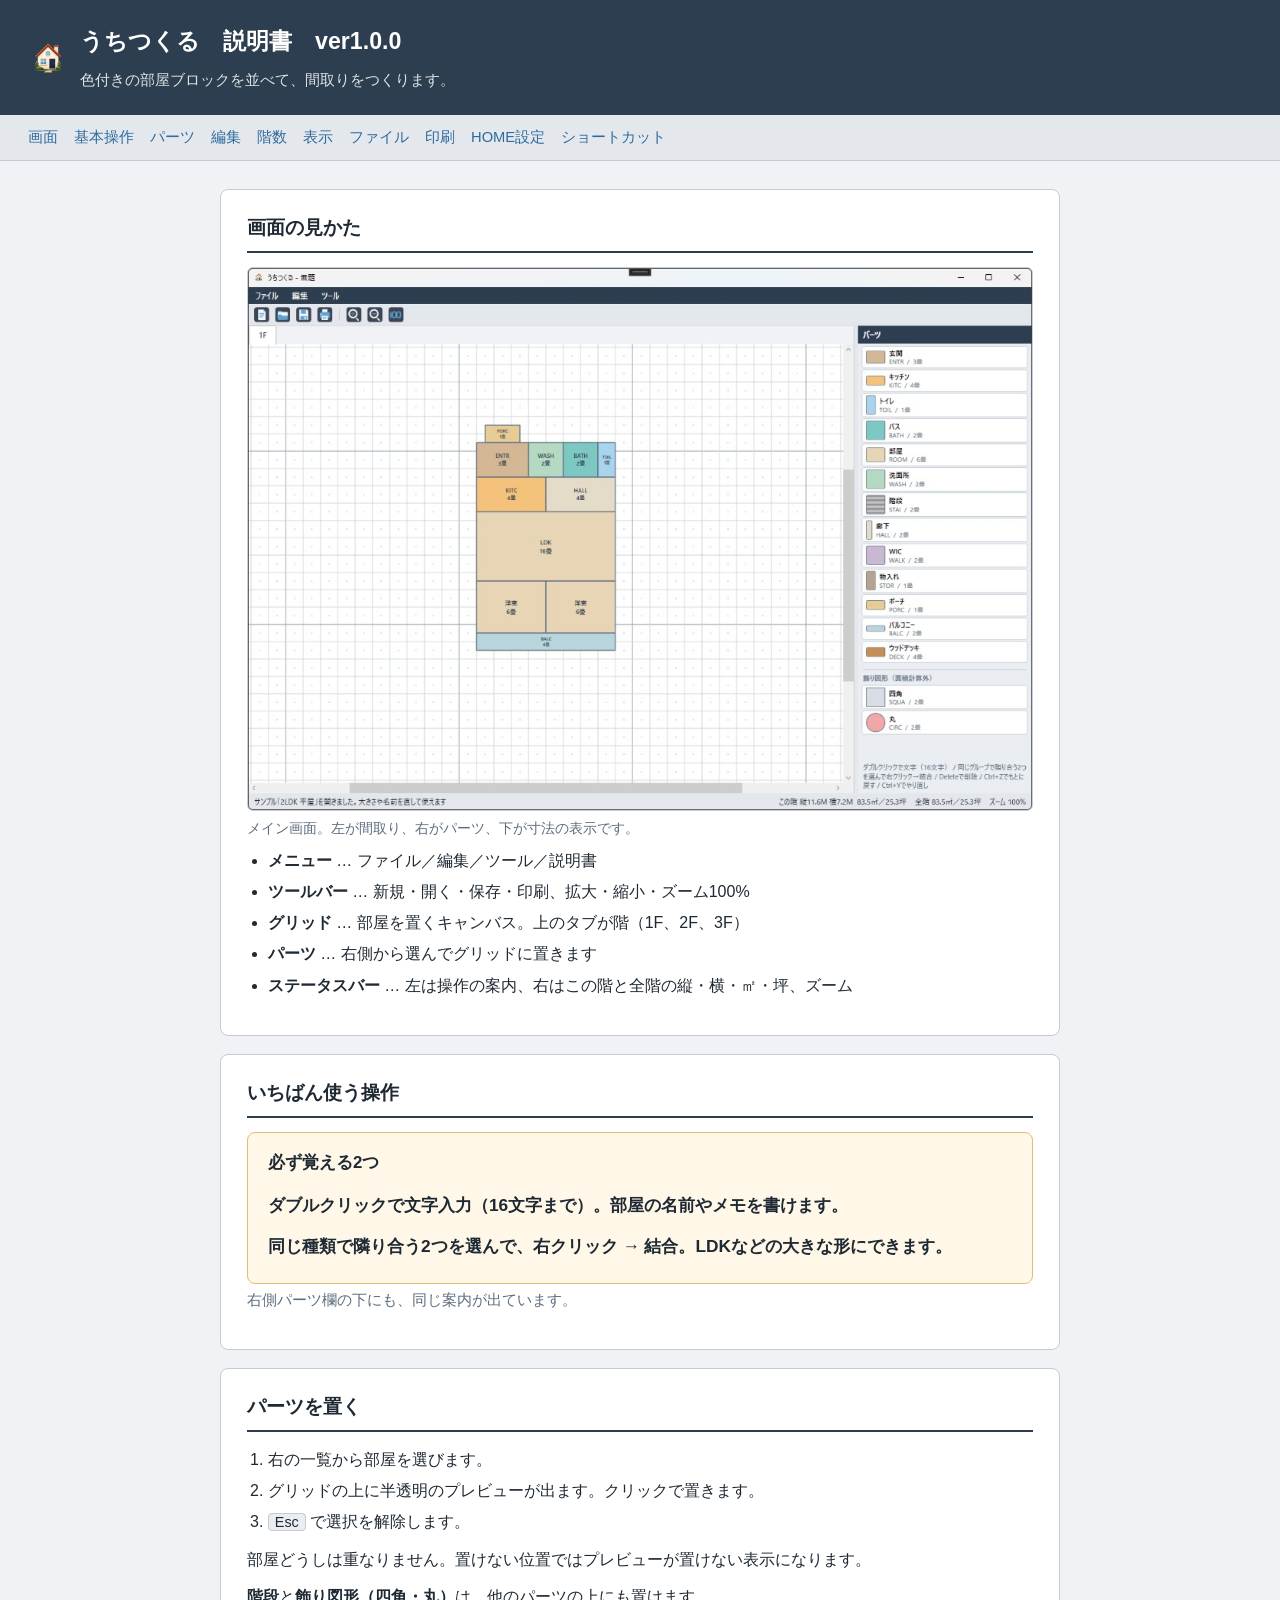
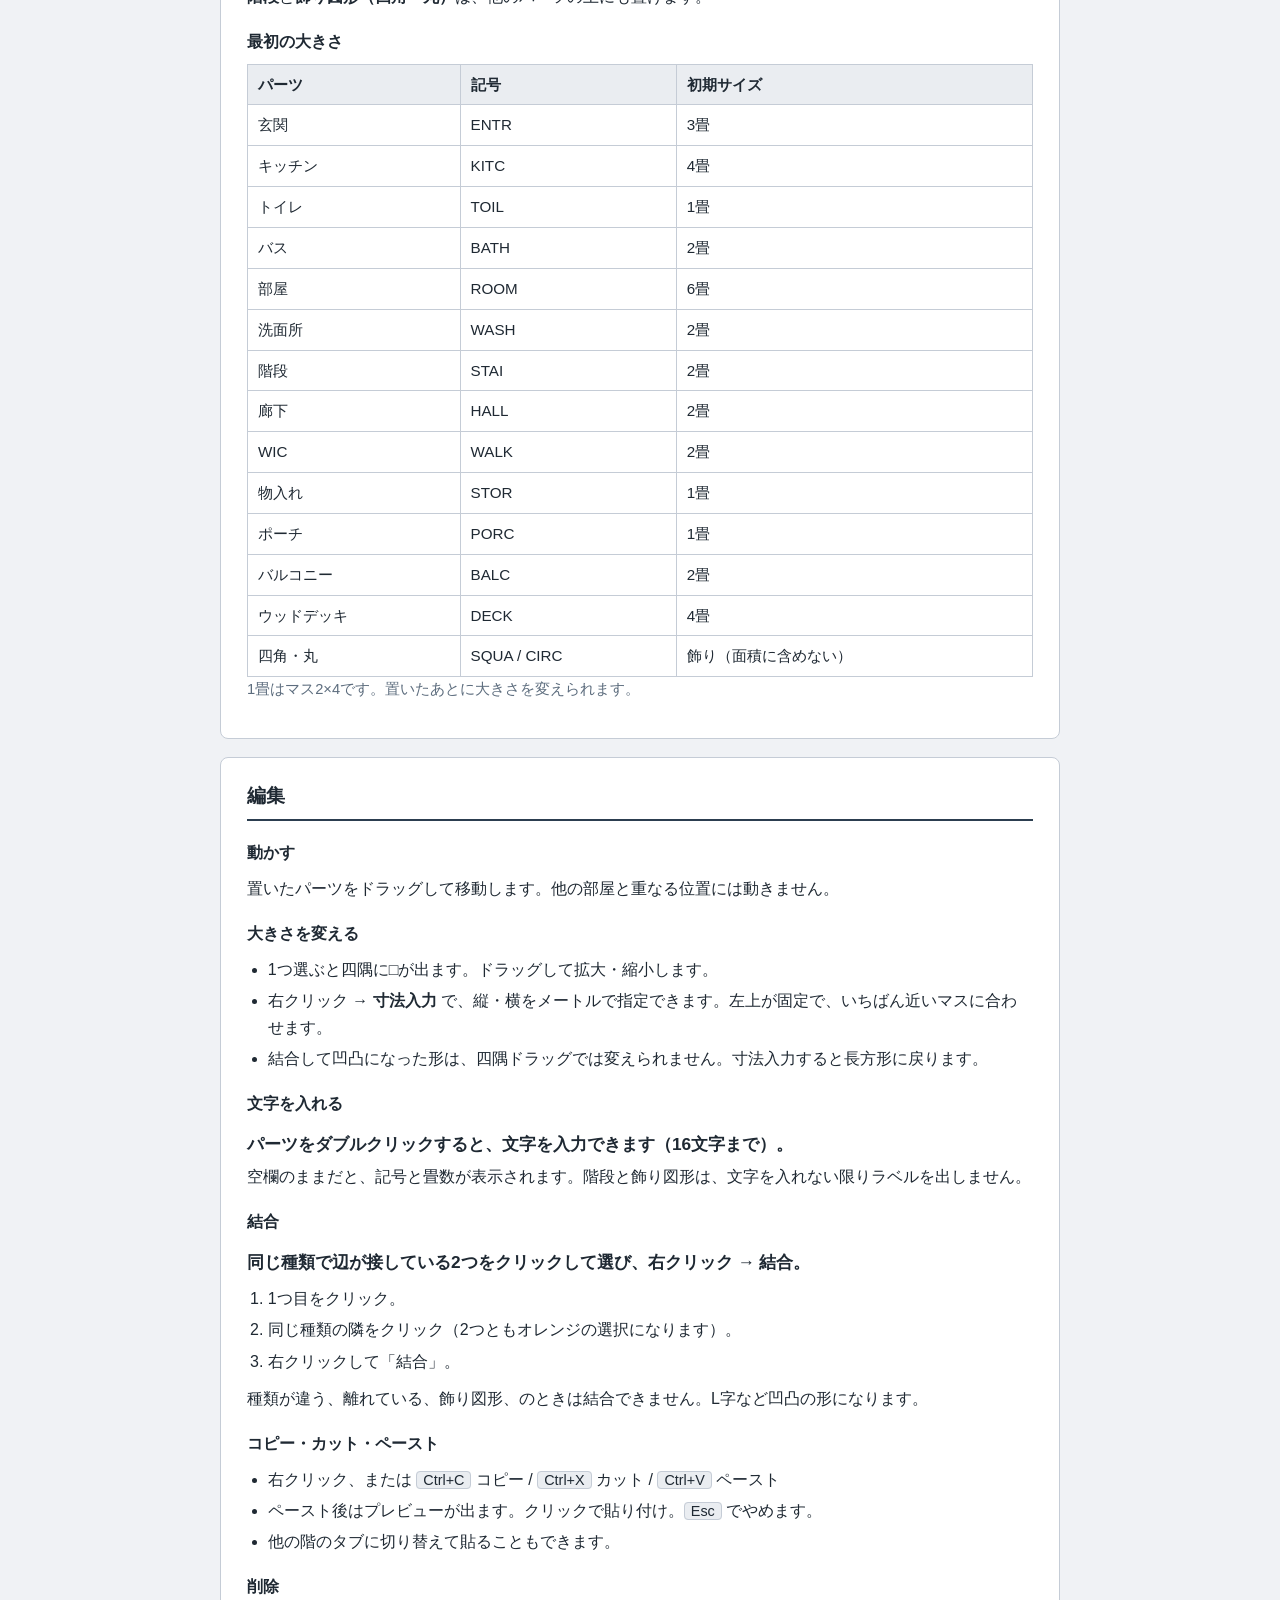
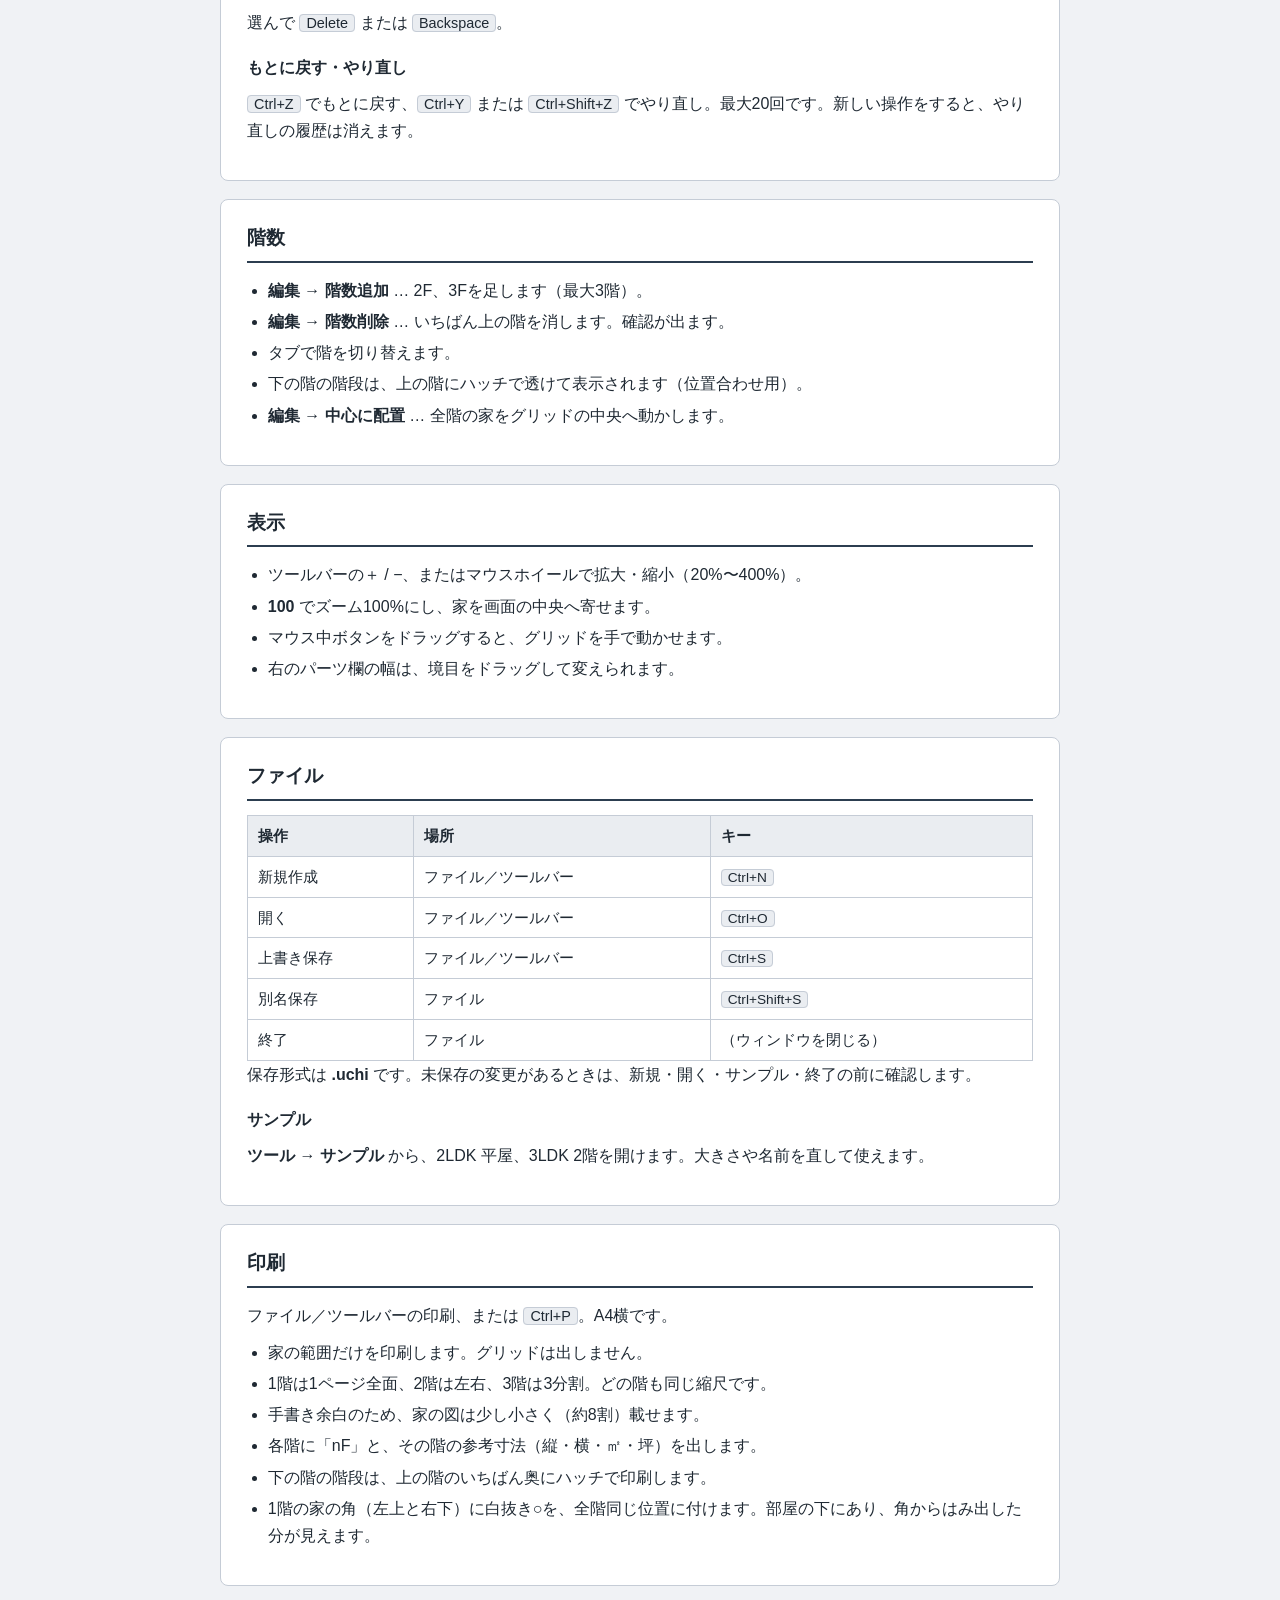
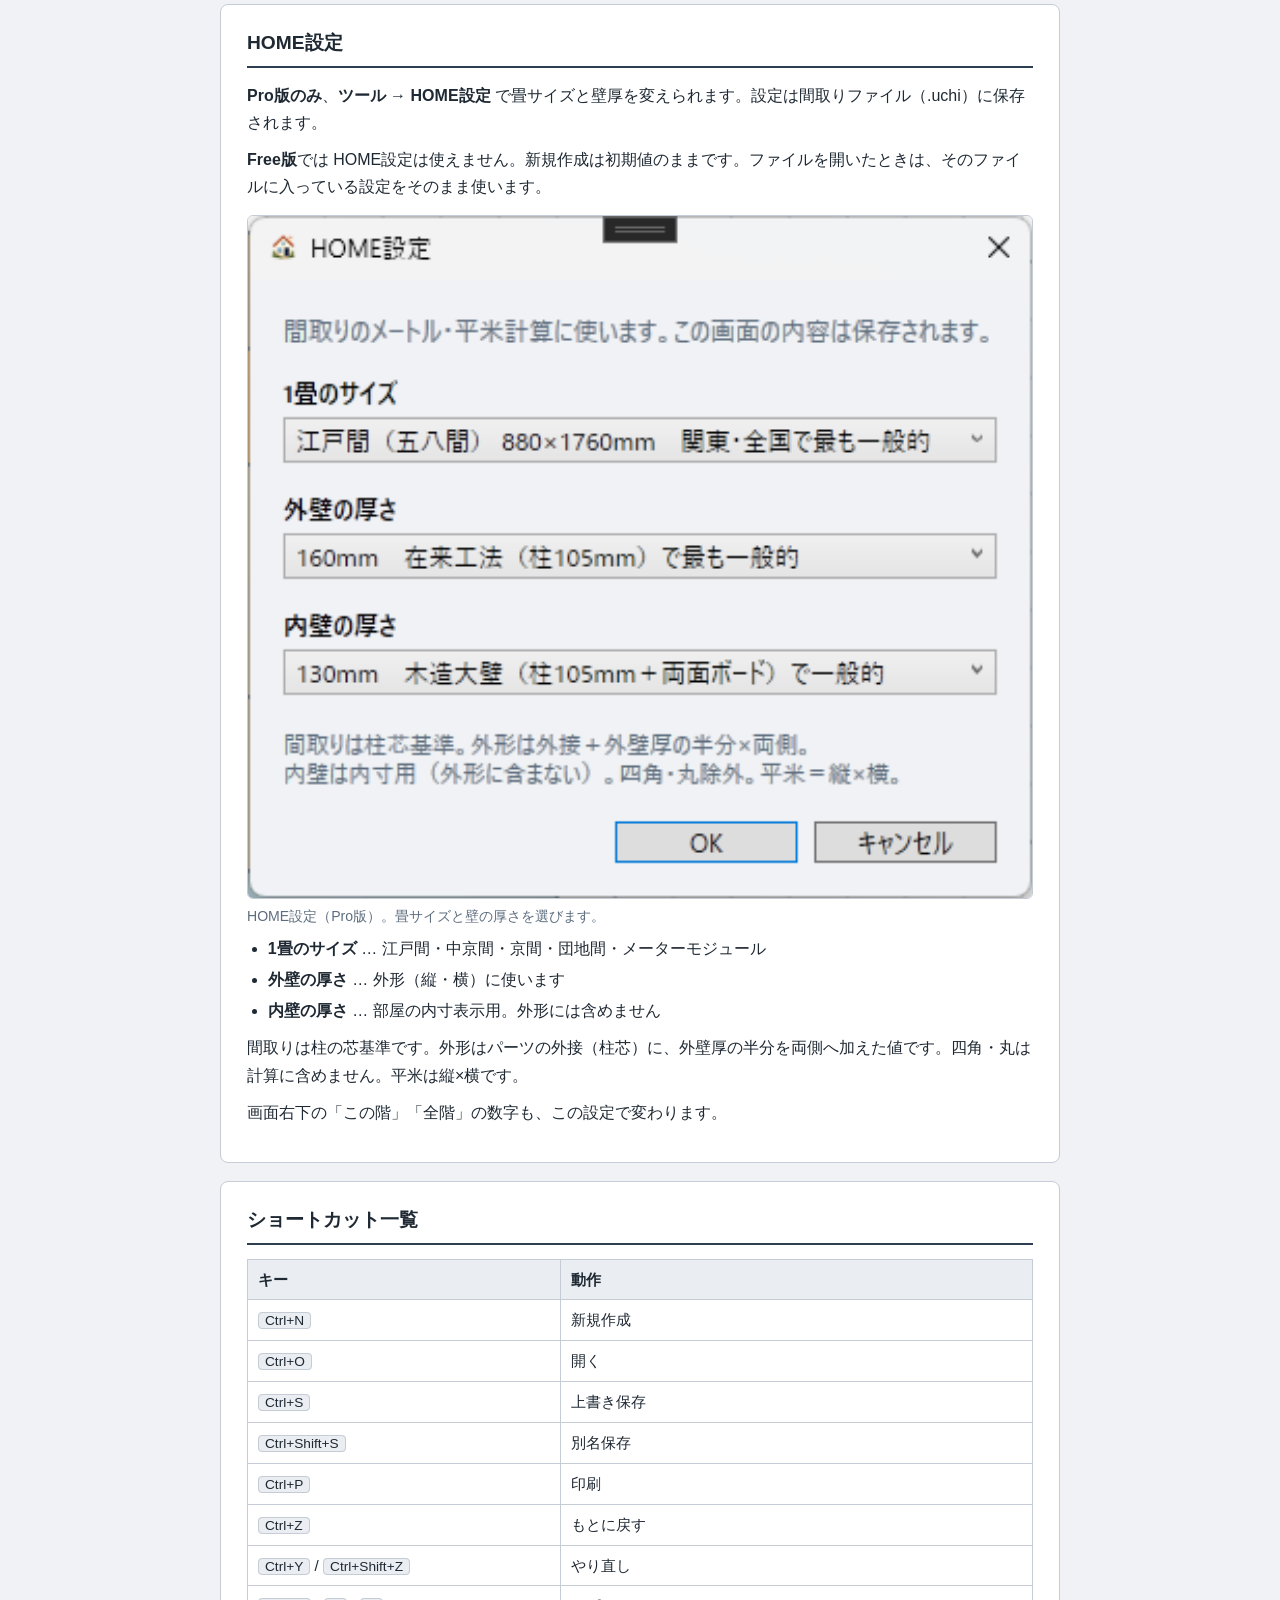
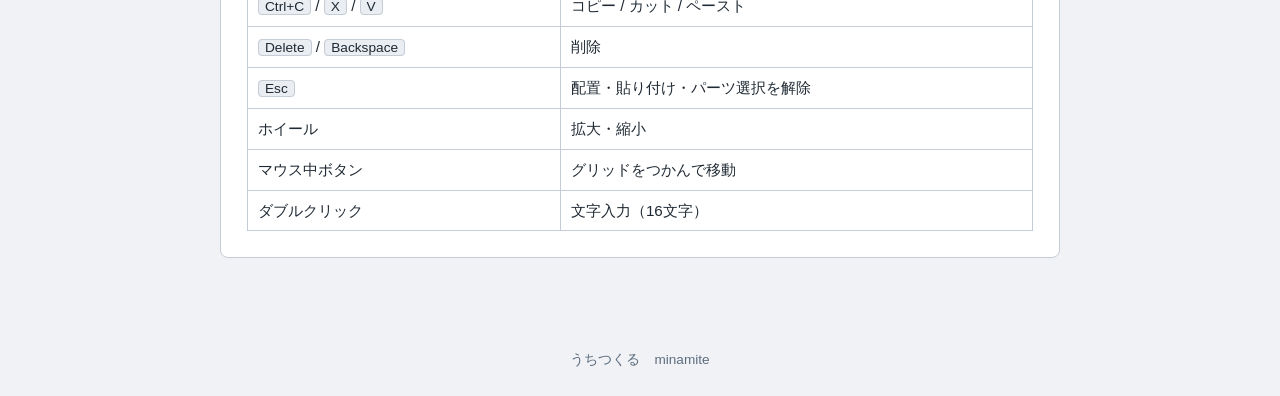
<file: docs/uchitukuru/説明書.html>
<!DOCTYPE html>
<html lang="ja">
<head>
  <meta charset="UTF-8">
  <meta name="viewport" content="width=device-width, initial-scale=1">
  <title>うちつくる　説明書　ver1.0.0</title>
  <style>
    :root {
      --ink: #1f2933;
      --mute: #5d6d7e;
      --header: #2c3e50;
      --line: #c5ccd6;
      --bg: #f0f2f5;
      --card: #ffffff;
      --accent: #2e6b9e;
      --call: #fff8e8;
      --call-line: #e0c070;
    }
    * { box-sizing: border-box; }
    body {
      margin: 0;
      font-family: "Yu Gothic UI", "Meiryo UI", Meiryo, sans-serif;
      color: var(--ink);
      background: var(--bg);
      line-height: 1.7;
    }
    header {
      background: var(--header);
      color: #fff;
      padding: 22px 28px;
    }
    header .brand {
      display: flex;
      align-items: center;
      gap: 12px;
    }
    header img { width: 40px; height: 40px; }
    header h1 { margin: 0; font-size: 1.45rem; font-weight: 700; }
    header p { margin: 6px 0 0; opacity: .85; font-size: .95rem; }
    nav {
      background: #e4e8ed;
      padding: 10px 28px;
      display: flex;
      flex-wrap: wrap;
      gap: 8px 16px;
      border-bottom: 1px solid var(--line);
      font-size: .92rem;
    }
    nav a { color: var(--accent); text-decoration: none; }
    nav a:hover { text-decoration: underline; }
    main { max-width: 880px; margin: 0 auto; padding: 28px 20px 64px; }
    section {
      background: var(--card);
      border: 1px solid var(--line);
      border-radius: 8px;
      padding: 22px 26px 26px;
      margin: 0 0 18px;
    }
    h2 {
      margin: 0 0 14px;
      font-size: 1.2rem;
      border-bottom: 2px solid var(--header);
      padding-bottom: 6px;
    }
    h3 { margin: 18px 0 8px; font-size: 1.02rem; }
    p { margin: 0 0 10px; }
    ul, ol { margin: 0 0 10px; padding-left: 1.3em; }
    li { margin: 4px 0; }
    figure { margin: 14px 0 6px; }
    figure img {
      display: block;
      width: 100%;
      border: 1px solid var(--line);
      border-radius: 6px;
      background: #fff;
    }
    figcaption {
      margin-top: 6px;
      color: var(--mute);
      font-size: .88rem;
    }
    table {
      width: 100%;
      border-collapse: collapse;
      font-size: .95rem;
    }
    th, td {
      border: 1px solid var(--line);
      padding: 7px 10px;
      text-align: left;
      vertical-align: top;
    }
    th { background: #eaedf1; font-weight: 600; }
    kbd {
      font-family: inherit;
      background: #eaedf1;
      border: 1px solid var(--line);
      border-radius: 4px;
      padding: 0 6px;
      font-size: .9em;
    }
    .callout {
      background: var(--call);
      border: 1px solid var(--call-line);
      border-radius: 8px;
      padding: 16px 20px 18px;
      margin: 8px 0 4px;
    }
    .callout h3 {
      margin: 0 0 10px;
      font-size: 1.05rem;
    }
    .howto {
      font-weight: 700;
      line-height: 2.15;
      font-size: 1.08rem;
      margin: 0;
    }
    .howto + .howto { margin-top: 4px; }
    .note { color: var(--mute); font-size: .92rem; }
    footer {
      text-align: center;
      color: var(--mute);
      font-size: .85rem;
      padding: 8px 0 24px;
    }
  </style>
</head>
<body>
  <header>
    <div class="brand">
      <img src="images/app-icon.png" alt="うちつくる">
      <div>
        <h1>うちつくる　説明書　ver1.0.0</h1>
        <p>色付きの部屋ブロックを並べて、間取りをつくります。</p>
      </div>
    </div>
  </header>
  <nav>
    <a href="#screen">画面</a>
    <a href="#basic">基本操作</a>
    <a href="#parts">パーツ</a>
    <a href="#edit">編集</a>
    <a href="#floors">階数</a>
    <a href="#view">表示</a>
    <a href="#file">ファイル</a>
    <a href="#print">印刷</a>
    <a href="#home">HOME設定</a>
    <a href="#keys">ショートカット</a>
  </nav>
  <main>
    <section id="screen">
      <h2>画面の見かた</h2>
      <figure>
        <img src="images/screen-main.png" alt="うちつくるのメイン画面。グリッド上の間取りと右側のパーツ一覧">
        <figcaption>メイン画面。左が間取り、右がパーツ、下が寸法の表示です。</figcaption>
      </figure>
      <ul>
        <li><strong>メニュー</strong> … ファイル／編集／ツール／説明書</li>
        <li><strong>ツールバー</strong> … 新規・開く・保存・印刷、拡大・縮小・ズーム100%</li>
        <li><strong>グリッド</strong> … 部屋を置くキャンバス。上のタブが階（1F、2F、3F）</li>
        <li><strong>パーツ</strong> … 右側から選んでグリッドに置きます</li>
        <li><strong>ステータスバー</strong> … 左は操作の案内、右はこの階と全階の縦・横・㎡・坪、ズーム</li>
      </ul>
    </section>

    <section id="basic">
      <h2>いちばん使う操作</h2>
      <div class="callout">
        <h3>必ず覚える2つ</h3>
        <p class="howto">ダブルクリックで文字入力（16文字まで）。部屋の名前やメモを書けます。</p>
        <p class="howto">同じ種類で隣り合う2つを選んで、右クリック → 結合。LDKなどの大きな形にできます。</p>
      </div>
      <p class="note">右側パーツ欄の下にも、同じ案内が出ています。</p>
    </section>

    <section id="parts">
      <h2>パーツを置く</h2>
      <ol>
        <li>右の一覧から部屋を選びます。</li>
        <li>グリッドの上に半透明のプレビューが出ます。クリックで置きます。</li>
        <li><kbd>Esc</kbd> で選択を解除します。</li>
      </ol>
      <p>部屋どうしは重なりません。置けない位置ではプレビューが置けない表示になります。</p>
      <p><strong>階段</strong>と<strong>飾り図形（四角・丸）</strong>は、他のパーツの上にも置けます。</p>
      <h3>最初の大きさ</h3>
      <table>
        <tr><th>パーツ</th><th>記号</th><th>初期サイズ</th></tr>
        <tr><td>玄関</td><td>ENTR</td><td>3畳</td></tr>
        <tr><td>キッチン</td><td>KITC</td><td>4畳</td></tr>
        <tr><td>トイレ</td><td>TOIL</td><td>1畳</td></tr>
        <tr><td>バス</td><td>BATH</td><td>2畳</td></tr>
        <tr><td>部屋</td><td>ROOM</td><td>6畳</td></tr>
        <tr><td>洗面所</td><td>WASH</td><td>2畳</td></tr>
        <tr><td>階段</td><td>STAI</td><td>2畳</td></tr>
        <tr><td>廊下</td><td>HALL</td><td>2畳</td></tr>
        <tr><td>WIC</td><td>WALK</td><td>2畳</td></tr>
        <tr><td>物入れ</td><td>STOR</td><td>1畳</td></tr>
        <tr><td>ポーチ</td><td>PORC</td><td>1畳</td></tr>
        <tr><td>バルコニー</td><td>BALC</td><td>2畳</td></tr>
        <tr><td>ウッドデッキ</td><td>DECK</td><td>4畳</td></tr>
        <tr><td>四角・丸</td><td>SQUA / CIRC</td><td>飾り（面積に含めない）</td></tr>
      </table>
      <p class="note">1畳はマス2×4です。置いたあとに大きさを変えられます。</p>
    </section>

    <section id="edit">
      <h2>編集</h2>

      <h3>動かす</h3>
      <p>置いたパーツをドラッグして移動します。他の部屋と重なる位置には動きません。</p>

      <h3>大きさを変える</h3>
      <ul>
        <li>1つ選ぶと四隅に□が出ます。ドラッグして拡大・縮小します。</li>
        <li>右クリック → <strong>寸法入力</strong> で、縦・横をメートルで指定できます。左上が固定で、いちばん近いマスに合わせます。</li>
        <li>結合して凹凸になった形は、四隅ドラッグでは変えられません。寸法入力すると長方形に戻ります。</li>
      </ul>

      <h3>文字を入れる</h3>
      <p class="howto">パーツをダブルクリックすると、文字を入力できます（16文字まで）。</p>
      <p>空欄のままだと、記号と畳数が表示されます。階段と飾り図形は、文字を入れない限りラベルを出しません。</p>

      <h3>結合</h3>
      <p class="howto">同じ種類で辺が接している2つをクリックして選び、右クリック → 結合。</p>
      <ol>
        <li>1つ目をクリック。</li>
        <li>同じ種類の隣をクリック（2つともオレンジの選択になります）。</li>
        <li>右クリックして「結合」。</li>
      </ol>
      <p>種類が違う、離れている、飾り図形、のときは結合できません。L字など凹凸の形になります。</p>

      <h3>コピー・カット・ペースト</h3>
      <ul>
        <li>右クリック、または <kbd>Ctrl+C</kbd> コピー / <kbd>Ctrl+X</kbd> カット / <kbd>Ctrl+V</kbd> ペースト</li>
        <li>ペースト後はプレビューが出ます。クリックで貼り付け。<kbd>Esc</kbd> でやめます。</li>
        <li>他の階のタブに切り替えて貼ることもできます。</li>
      </ul>

      <h3>削除</h3>
      <p>選んで <kbd>Delete</kbd> または <kbd>Backspace</kbd>。</p>

      <h3>もとに戻す・やり直し</h3>
      <p><kbd>Ctrl+Z</kbd> でもとに戻す、<kbd>Ctrl+Y</kbd> または <kbd>Ctrl+Shift+Z</kbd> でやり直し。最大20回です。新しい操作をすると、やり直しの履歴は消えます。</p>
    </section>

    <section id="floors">
      <h2>階数</h2>
      <ul>
        <li><strong>編集 → 階数追加</strong> … 2F、3Fを足します（最大3階）。</li>
        <li><strong>編集 → 階数削除</strong> … いちばん上の階を消します。確認が出ます。</li>
        <li>タブで階を切り替えます。</li>
        <li>下の階の階段は、上の階にハッチで透けて表示されます（位置合わせ用）。</li>
        <li><strong>編集 → 中心に配置</strong> … 全階の家をグリッドの中央へ動かします。</li>
      </ul>
    </section>

    <section id="view">
      <h2>表示</h2>
      <ul>
        <li>ツールバーの＋ / −、またはマウスホイールで拡大・縮小（20%〜400%）。</li>
        <li><strong>100</strong> でズーム100%にし、家を画面の中央へ寄せます。</li>
        <li>マウス中ボタンをドラッグすると、グリッドを手で動かせます。</li>
        <li>右のパーツ欄の幅は、境目をドラッグして変えられます。</li>
      </ul>
    </section>

    <section id="file">
      <h2>ファイル</h2>
      <table>
        <tr><th>操作</th><th>場所</th><th>キー</th></tr>
        <tr><td>新規作成</td><td>ファイル／ツールバー</td><td><kbd>Ctrl+N</kbd></td></tr>
        <tr><td>開く</td><td>ファイル／ツールバー</td><td><kbd>Ctrl+O</kbd></td></tr>
        <tr><td>上書き保存</td><td>ファイル／ツールバー</td><td><kbd>Ctrl+S</kbd></td></tr>
        <tr><td>別名保存</td><td>ファイル</td><td><kbd>Ctrl+Shift+S</kbd></td></tr>
        <tr><td>終了</td><td>ファイル</td><td>（ウィンドウを閉じる）</td></tr>
      </table>
      <p>保存形式は <strong>.uchi</strong> です。未保存の変更があるときは、新規・開く・サンプル・終了の前に確認します。</p>
      <h3>サンプル</h3>
      <p><strong>ツール → サンプル</strong> から、2LDK 平屋、3LDK 2階を開けます。大きさや名前を直して使えます。</p>
    </section>

    <section id="print">
      <h2>印刷</h2>
      <p>ファイル／ツールバーの印刷、または <kbd>Ctrl+P</kbd>。A4横です。</p>
      <ul>
        <li>家の範囲だけを印刷します。グリッドは出しません。</li>
        <li>1階は1ページ全面、2階は左右、3階は3分割。どの階も同じ縮尺です。</li>
        <li>手書き余白のため、家の図は少し小さく（約8割）載せます。</li>
        <li>各階に「nF」と、その階の参考寸法（縦・横・㎡・坪）を出します。</li>
        <li>下の階の階段は、上の階のいちばん奥にハッチで印刷します。</li>
        <li>1階の家の角（左上と右下）に白抜き○を、全階同じ位置に付けます。部屋の下にあり、角からはみ出した分が見えます。</li>
      </ul>
    </section>

    <section id="home">
      <h2>HOME設定</h2>
      <p><strong>Pro版のみ</strong>、<strong>ツール → HOME設定</strong> で畳サイズと壁厚を変えられます。設定は間取りファイル（.uchi）に保存されます。</p>
      <p><strong>Free版</strong>では HOME設定は使えません。新規作成は初期値のままです。ファイルを開いたときは、そのファイルに入っている設定をそのまま使います。</p>
      <figure>
        <img src="images/screen-home.png" alt="HOME設定。1畳サイズ、外壁、内壁を選ぶ画面">
        <figcaption>HOME設定（Pro版）。畳サイズと壁の厚さを選びます。</figcaption>
      </figure>
      <ul>
        <li><strong>1畳のサイズ</strong> … 江戸間・中京間・京間・団地間・メーターモジュール</li>
        <li><strong>外壁の厚さ</strong> … 外形（縦・横）に使います</li>
        <li><strong>内壁の厚さ</strong> … 部屋の内寸表示用。外形には含めません</li>
      </ul>
      <p>間取りは柱の芯基準です。外形はパーツの外接（柱芯）に、外壁厚の半分を両側へ加えた値です。四角・丸は計算に含めません。平米は縦×横です。</p>
      <p>画面右下の「この階」「全階」の数字も、この設定で変わります。</p>
    </section>

    <section id="keys">
      <h2>ショートカット一覧</h2>
      <table>
        <tr><th>キー</th><th>動作</th></tr>
        <tr><td><kbd>Ctrl+N</kbd></td><td>新規作成</td></tr>
        <tr><td><kbd>Ctrl+O</kbd></td><td>開く</td></tr>
        <tr><td><kbd>Ctrl+S</kbd></td><td>上書き保存</td></tr>
        <tr><td><kbd>Ctrl+Shift+S</kbd></td><td>別名保存</td></tr>
        <tr><td><kbd>Ctrl+P</kbd></td><td>印刷</td></tr>
        <tr><td><kbd>Ctrl+Z</kbd></td><td>もとに戻す</td></tr>
        <tr><td><kbd>Ctrl+Y</kbd> / <kbd>Ctrl+Shift+Z</kbd></td><td>やり直し</td></tr>
        <tr><td><kbd>Ctrl+C</kbd> / <kbd>X</kbd> / <kbd>V</kbd></td><td>コピー / カット / ペースト</td></tr>
        <tr><td><kbd>Delete</kbd> / <kbd>Backspace</kbd></td><td>削除</td></tr>
        <tr><td><kbd>Esc</kbd></td><td>配置・貼り付け・パーツ選択を解除</td></tr>
        <tr><td>ホイール</td><td>拡大・縮小</td></tr>
        <tr><td>マウス中ボタン</td><td>グリッドをつかんで移動</td></tr>
        <tr><td>ダブルクリック</td><td>文字入力（16文字）</td></tr>
      </table>
    </section>
  </main>
  <footer>うちつくる　minamite</footer>
</body>
</html>
</file>
<file: minastar/css/app.css>
:root {
  color-scheme: dark;
  --ink: #e7ecf5;
  --muted: #a9b4c7;
  --line: rgba(232, 214, 170, 0.28);
  --panel: rgba(8, 10, 16, 0.88);
  --gold: #e6c98a;
  --danger: #d7b4a2;
}

* { box-sizing: border-box; }

html, body {
  margin: 0;
  height: 100%;
  background: #000;
  color: var(--ink);
  font-family: "Yu Gothic UI", "Hiragino Sans", "Noto Sans JP", sans-serif;
}

body.panel-hidden #panel { display: none; }

#showButtons { display: none; }

body.buttons-hidden #panel,
body.buttons-hidden #starCard,
body.buttons-hidden #float .hudRow { display: none; }

body.buttons-hidden #showButtons { display: inline-block; }

body.buttons-hidden.cursor-idle,
body.buttons-hidden.cursor-idle * { cursor: none !important; }

#sky {
  position: fixed;
  inset: 0;
  width: 100%;
  height: 100%;
  touch-action: none;
  cursor: grab;
}

#hud {
  position: fixed;
  z-index: 2;
  left: 16px;
  right: 16px;
  top: 12px;
  display: flex;
  justify-content: space-between;
  gap: 12px;
  align-items: flex-start;
  pointer-events: none;
}

#hudText {
  margin: 0;
  max-width: 34rem;
  padding: 8px 10px;
  background: rgba(0, 0, 0, 0.45);
  border-radius: 8px;
  font-size: 13px;
  line-height: 1.55;
  letter-spacing: 0.02em;
  white-space: pre-line;
}

body.playing #hudText {
  color: #9aa3b3;
  background: rgba(0, 0, 0, 0.28);
}

#float {
  display: flex;
  flex-direction: column;
  align-items: flex-end;
  gap: 6px;
  margin-left: auto;
  pointer-events: auto;
}

.hudRow {
  display: flex;
  flex-wrap: wrap;
  justify-content: flex-end;
  gap: 6px;
}

button:disabled {
  opacity: 0.38;
  cursor: default;
}

button, select, input[type="number"], input[type="datetime-local"], input[type="search"] {
  font: inherit;
  color: var(--ink);
  background: #121722;
  border: 1px solid var(--line);
  border-radius: 8px;
}

button {
  padding: 7px 12px;
  cursor: pointer;
}

button.icon {
  display: inline-flex;
  align-items: center;
  justify-content: center;
  padding: 6px 8px;
  line-height: 0;
}

button.mark {
  font-family: "Segoe UI Symbol", "Segoe UI", "Yu Gothic UI", sans-serif;
  font-size: 16px;
  line-height: 1;
  min-width: 2.6em;
  text-align: center;
}

button.on, button.playing {
  background: #3a2e18;
  border-color: var(--gold);
  color: var(--gold);
}

#panel {
  position: fixed;
  z-index: 3;
  left: 12px;
  bottom: 12px;
  width: min(420px, calc(100vw - 24px));
  max-height: min(62vh, 640px);
  overflow: auto;
  padding: 14px 14px 10px;
  background: var(--panel);
  border: 1px solid var(--line);
  border-radius: 14px;
  backdrop-filter: blur(8px);
}

#panel h1 {
  margin: 0 0 8px;
  font-size: 20px;
  font-weight: 600;
  letter-spacing: 0.08em;
}

fieldset {
  margin: 0 0 10px;
  padding: 8px 10px 10px;
  border: 1px solid rgba(255, 255, 255, 0.08);
  border-radius: 10px;
}

legend {
  padding: 0 6px;
  color: var(--gold);
  font-size: 12px;
}

label {
  display: flex;
  flex-direction: column;
  gap: 4px;
  margin-top: 8px;
  font-size: 12px;
  color: var(--muted);
}

label.check {
  flex-direction: row;
  align-items: center;
  gap: 8px;
}

input[type="range"] { width: 100%; accent-color: var(--gold); }

#shadeRow, #starSizeRow { margin: 4px 2px 10px; }

#shadeRow {
  display: flex;
  flex-direction: column;
  gap: 4px;
  font-size: 12px;
  color: var(--muted);
}

#shadeHead {
  display: flex;
  justify-content: space-between;
  align-items: center;
  gap: 8px;
}

#shadeHead .check { margin-top: 0; }

#shade:disabled { opacity: 0.45; }

input[type="search"], input[type="number"], input[type="datetime-local"], select {
  padding: 7px 8px;
  width: 100%;
}

.pair, .row {
  display: flex;
  gap: 8px;
}

.pair label, .row > * { flex: 1; }

#locateNote:empty { display: none; }

.note, .credit {
  margin: 8px 0 0;
  color: var(--muted);
  font-size: 11px;
  line-height: 1.45;
}

#townList, #starList {
  list-style: none;
  margin: 4px 0 0;
  padding: 0;
  max-height: 180px;
  overflow: auto;
  border: 1px solid var(--line);
  border-radius: 8px;
  background: #0c1018;
}

#townList button, #starList button {
  width: 100%;
  text-align: left;
  border: 0;
  border-radius: 0;
  background: transparent;
}

#townList button:hover, #starList button:hover { background: #1c2433; }

#globeWrap {
  position: fixed;
  z-index: 2;
  right: 16px;
  bottom: 16px;
  width: 188px;
  height: 188px;
  pointer-events: none;
  filter: drop-shadow(0 10px 18px rgba(0, 0, 0, 0.55));
}

body.playing #globeWrap { opacity: 0.55; }

#globe {
  display: block;
  width: 100%;
  height: 100%;
}

#starCard {
  position: fixed;
  z-index: 4;
  left: 0;
  right: 0;
  bottom: 0;
  display: flex;
  justify-content: flex-end;
  padding-right: 220px;
  pointer-events: none;
  transform: translateY(110%);
  transition: transform 0.24s ease;
}

#starCard.open { transform: translateY(0); }

#starCard .sheet {
  pointer-events: auto;
  width: min(520px, calc(100% - 244px));
  margin: 0 12px calc(14px + env(safe-area-inset-bottom));
  padding: 12px 14px 14px;
  background: rgba(8, 10, 16, 0.92);
  border: 1px solid var(--line);
  border-radius: 14px;
  backdrop-filter: blur(8px);
}

#starCard .sheetHead {
  display: flex;
  align-items: center;
  justify-content: space-between;
  gap: 12px;
}

#starCard h2 {
  margin: 0;
  font-size: 22px;
  font-weight: 600;
  letter-spacing: 0.06em;
}

#starCard #starSub {
  margin: 4px 0 0;
  color: var(--gold);
  font-size: 13px;
}

#starCard #starSub:empty { display: none; }

#starFacts {
  display: grid;
  grid-template-columns: auto 1fr auto 1fr;
  gap: 4px 14px;
  margin: 10px 0 0;
}

#starFacts dt { color: var(--muted); }
#starFacts dd { margin: 0; }

@media (max-width: 720px) {
  #hud { flex-direction: column; }
  #panel { max-height: 48vh; }
  #starFacts { grid-template-columns: auto 1fr; }
  #globeWrap {
    width: 116px;
    height: 116px;
    right: 10px;
    bottom: 10px;
  }
  #starCard { padding-right: 12px; }
  #starCard .sheet {
    width: min(520px, calc(100% - 24px));
    margin-bottom: calc(132px + env(safe-area-inset-bottom));
  }
}
</file>
<file: css/style.css>
:root {
  --bg: #d4eef8;
  --bg-deep: #a8d8ec;
  --line: #5ba8c9;
  --line-faint: rgba(91, 168, 201, 0.45);
  --text: #1a4a5e;
  --text-muted: #3d7288;
  --surface: rgba(255, 255, 255, 0.55);
  --surface-border: rgba(91, 168, 201, 0.5);
  --section-width: 1100px;
}

*,
*::before,
*::after {
  box-sizing: border-box;
  margin: 0;
  padding: 0;
}

html {
  scroll-behavior: smooth;
}

body {
  min-height: 100vh;
  font-family: "Inter", "Noto Sans JP", sans-serif;
  color: var(--text);
  background: linear-gradient(160deg, var(--bg) 0%, #c5e8f5 40%, var(--bg-deep) 100%);
  overflow-x: hidden;
}

/* 建築ブループリント背景 */
.blueprint-bg {
  position: fixed;
  inset: 0;
  z-index: 0;
  pointer-events: none;
  color: var(--line);
  opacity: 0.55;
}

.blueprint-svg {
  width: 100%;
  height: 100%;
}

.skeleton-lines {
  opacity: 0.85;
}

/* コンテンツ */
.page {
  position: relative;
  z-index: 1;
  min-height: 100vh;
  display: flex;
  flex-direction: column;
  align-items: center;
  padding: 3rem 1.5rem 2rem;
}

.site-title {
  width: 100%;
  text-align: center;
  padding-top: 2rem;
  margin-bottom: 4rem;
}

.title-pop {
  font-family: "Fredoka", sans-serif;
  font-size: clamp(3.6rem, 11vw, 6rem);
  font-weight: 700;
  line-height: 1;
  letter-spacing: 0.02em;
  text-transform: lowercase;
}

.title-letter {
  display: inline-block;
  color: #ffffff;
  text-shadow:
    3px 3px 0 #2a8fb8,
    4px 4px 0 #1a6a8a,
    0 0 20px rgba(255, 255, 255, 0.4);
  animation: letter-pop 0.65s cubic-bezier(0.34, 1.56, 0.64, 1) backwards;
  animation-delay: calc(var(--i) * 0.08s);
}

.title-letter:nth-child(odd) {
  color: #f0fbff;
}

@keyframes letter-pop {
  0% {
    opacity: 0;
    transform: scale(0.2) rotate(-12deg) translateY(2rem);
  }
  60% {
    opacity: 1;
    transform: scale(1.18) rotate(4deg) translateY(-0.4rem);
  }
  80% {
    transform: scale(0.95) rotate(-2deg) translateY(0.1rem);
  }
  100% {
    opacity: 1;
    transform: scale(1) rotate(0deg) translateY(0);
  }
}

@media (prefers-reduced-motion: reduce) {
  .title-letter {
    animation: none;
    opacity: 1;
    transform: none;
  }
}

main {
  width: 100%;
  display: flex;
  flex-direction: column;
  align-items: center;
  gap: 2rem;
}

/* News */
.news {
  width: 100%;
  max-width: var(--section-width);
  background: var(--surface);
  border: 1px solid var(--surface-border);
  border-radius: 4px;
  padding: 1.75rem 2rem;
  backdrop-filter: blur(6px);
}

.news h2 {
  font-size: 0.75rem;
  font-weight: 500;
  letter-spacing: 0.2em;
  text-transform: uppercase;
  color: var(--text-muted);
  margin-bottom: 1.25rem;
  padding-bottom: 0.6rem;
  border-bottom: 1px solid var(--surface-border);
}

.news-list {
  list-style: none;
}

.news-list li {
  display: flex;
  flex-wrap: wrap;
  gap: 0.75rem 1.25rem;
  align-items: baseline;
  font-size: 0.95rem;
  line-height: 1.6;
}

.news-list time {
  font-variant-numeric: tabular-nums;
  color: var(--text-muted);
  font-size: 0.88rem;
  white-space: nowrap;
}

.news-list span {
  color: var(--text);
}

.news-list a {
  color: var(--text);
  font-weight: 500;
}

.news-list a:hover {
  color: var(--line);
}

/* Products */
.products {
  width: 100%;
  max-width: var(--section-width);
  background: var(--surface);
  border: 1px solid var(--surface-border);
  border-radius: 4px;
  padding: 1.25rem 1.75rem;
  backdrop-filter: blur(6px);
}

.product-list {
  display: flex;
  flex-direction: column;
}

.product-row {
  display: grid;
  grid-template-columns: 6.5rem minmax(180px, 24%) 1fr;
  gap: 1rem 1.25rem;
  align-items: start;
  padding: 0.85rem 0;
  border-bottom: 1px solid var(--surface-border);
}

.product-row:first-child {
  padding-top: 0;
}

.product-row:last-child {
  padding-bottom: 0;
  border-bottom: none;
}

.product-aside {
  display: flex;
  flex-direction: column;
  align-items: flex-start;
  gap: 0.5rem;
}

.product-name {
  font-size: 0.9rem;
  font-weight: 500;
  line-height: 1.35;
  color: var(--text);
}

.product-screenshots {
  display: flex;
  flex-direction: column;
  gap: 0.5rem;
}

.product-screenshot {
  margin: 0;
}

.screenshot-open {
  display: block;
  width: 100%;
  padding: 0;
  border: none;
  background: none;
  cursor: zoom-in;
  border-radius: 4px;
  transition: box-shadow 0.2s, transform 0.2s;
}

.screenshot-open:hover {
  box-shadow: 0 4px 14px rgba(26, 74, 94, 0.14);
  transform: scale(1.02);
}

.screenshot-open:focus-visible {
  outline: 2px solid var(--line);
  outline-offset: 2px;
}

.product-screenshot img {
  display: block;
  width: 100%;
  max-height: 85px;
  object-fit: contain;
  object-position: top left;
  border: 1px solid var(--surface-border);
  border-radius: 4px;
  box-shadow: 0 2px 8px rgba(26, 74, 94, 0.08);
  background: #ffffff;
  pointer-events: none;
}

.lightbox {
  border: none;
  padding: 0;
  background: transparent;
  overflow: visible;
  max-width: none;
  max-height: none;
}

.lightbox::backdrop {
  background: rgba(26, 74, 94, 0.78);
  backdrop-filter: blur(4px);
}

.lightbox-image {
  display: block;
  max-width: min(95vw, 1100px);
  max-height: 88vh;
  width: auto;
  height: auto;
  border: 1px solid rgba(255, 255, 255, 0.35);
  border-radius: 4px;
  box-shadow: 0 8px 32px rgba(0, 0, 0, 0.35);
  background: #ffffff;
}

.lightbox-close {
  position: fixed;
  top: 1rem;
  right: 1rem;
  z-index: 1;
  width: 2.5rem;
  height: 2.5rem;
  border: 1px solid rgba(255, 255, 255, 0.45);
  border-radius: 4px;
  background: rgba(255, 255, 255, 0.92);
  color: var(--text);
  font-size: 1.5rem;
  line-height: 1;
  cursor: pointer;
  transition: background 0.2s, border-color 0.2s;
}

.lightbox-close:hover {
  background: #ffffff;
  border-color: var(--line);
}

.lightbox-close:focus-visible {
  outline: 2px solid var(--line);
  outline-offset: 2px;
}

.product-body {
  min-width: 0;
}

.product-desc {
  font-size: 0.8rem;
  line-height: 1.55;
  color: var(--text);
}

.product-desc p + p {
  margin-top: 0.35rem;
}

.product-note {
  font-size: 0.76rem;
  color: var(--text-muted);
}

.product-link {
  display: inline-block;
  padding: 0.35rem 0.65rem;
  background: #ffffff;
  border: 1px solid var(--surface-border);
  border-radius: 4px;
  box-shadow: 0 1px 8px rgba(26, 74, 94, 0.06);
  font-size: 0.76rem;
  font-weight: 500;
  color: var(--text);
  text-decoration: none;
  letter-spacing: 0.02em;
  white-space: nowrap;
  transition: box-shadow 0.2s, border-color 0.2s;
}

.product-link:hover {
  border-color: var(--line);
  box-shadow: 0 4px 16px rgba(26, 74, 94, 0.12);
}
/* フッター */
.site-footer {
  margin-top: auto;
  padding-top: 4rem;
  width: 100%;
  max-width: var(--section-width);
  display: flex;
  flex-direction: column;
  align-items: center;
  gap: 1.5rem;
}

/* メール */
.contact {
  width: 100%;
}

.contact-panel {
  display: flex;
  align-items: center;
  gap: 1rem;
  padding: 1rem 1.5rem;
  background: #ffffff;
  border: 1px solid var(--surface-border);
  border-radius: 4px;
  box-shadow: 0 2px 12px rgba(26, 74, 94, 0.08);
  text-decoration: none;
  transition: box-shadow 0.2s, border-color 0.2s;
}

.contact-panel:hover {
  border-color: var(--line);
  box-shadow: 0 4px 16px rgba(26, 74, 94, 0.12);
}

.contact-icon {
  flex-shrink: 0;
  display: flex;
  align-items: center;
  justify-content: center;
  width: 2.5rem;
  height: 2.5rem;
  color: var(--line);
}

.contact-icon svg {
  width: 1.75rem;
  height: 1.75rem;
}

.contact-address {
  font-size: 0.95rem;
  color: var(--text);
  letter-spacing: 0.02em;
  word-break: break-all;
}

.site-qr {
  margin: 0;
  display: flex;
  flex-direction: column;
  align-items: center;
  gap: 0.5rem;
}

.site-qr-link {
  display: block;
  padding: 0.5rem;
  background: #ffffff;
  border: 1px solid var(--surface-border);
  border-radius: 4px;
  box-shadow: 0 2px 12px rgba(26, 74, 94, 0.08);
  transition: box-shadow 0.2s, border-color 0.2s;
}

.site-qr-link:hover {
  border-color: var(--line);
  box-shadow: 0 4px 16px rgba(26, 74, 94, 0.12);
}

.site-qr img {
  display: block;
  width: 100px;
  height: 100px;
}

.site-qr figcaption {
  font-size: 0.72rem;
  color: var(--text-muted);
  letter-spacing: 0.02em;
  text-align: center;
  word-break: break-all;
}

.site-qr figcaption a {
  color: inherit;
  text-decoration: none;
}

.site-qr figcaption a:hover {
  color: var(--text);
  text-decoration: underline;
}

.brand-note {
  font-size: 0.78rem;
  color: var(--text-muted);
  letter-spacing: 0.04em;
  text-align: center;
  line-height: 1.6;
}

.copyright {
  font-size: 0.72rem;
  color: var(--text-muted);
  letter-spacing: 0.04em;
  text-align: center;
}

.visually-hidden {
  position: absolute;
  width: 1px;
  height: 1px;
  padding: 0;
  margin: -1px;
  overflow: hidden;
  clip: rect(0, 0, 0, 0);
  white-space: nowrap;
  border: 0;
}

.site-title--compact {
  padding-top: 1rem;
  margin-bottom: 2rem;
}

.site-title--compact .title-pop {
  font-size: clamp(2.2rem, 8vw, 3.6rem);
}

.try-lead {
  width: 100%;
  max-width: var(--section-width);
  text-align: center;
}

.try-lead h2 {
  font-size: 1.05rem;
  font-weight: 500;
  color: var(--text);
}

.try-lead p {
  margin-top: 0.4rem;
  font-size: 0.85rem;
  color: var(--text-muted);
}

.gate-panel,
.dl-panel {
  width: 100%;
  max-width: var(--section-width);
  background: var(--surface);
  border: 1px solid var(--surface-border);
  border-radius: 4px;
  padding: 1.75rem 2rem;
  backdrop-filter: blur(6px);
}

.gate-panel p {
  font-size: 0.95rem;
  color: var(--text);
}

.gate-form {
  display: flex;
  flex-wrap: wrap;
  gap: 0.75rem;
  align-items: center;
  margin-top: 1rem;
}

.gate-input {
  flex: 1 1 12rem;
  min-width: 0;
  padding: 0.55rem 0.75rem;
  border: 1px solid var(--surface-border);
  border-radius: 4px;
  background: #ffffff;
  color: var(--text);
  font-size: 1rem;
  font-family: inherit;
}

.gate-input:focus {
  outline: 2px solid var(--line);
  outline-offset: 1px;
}

.gate-submit {
  cursor: pointer;
  font-family: inherit;
}

.gate-error {
  margin-top: 0.75rem;
  font-size: 0.85rem;
  color: #b42318;
}

.dl-group + .dl-group {
  margin-top: 1.5rem;
  padding-top: 1.25rem;
  border-top: 1px solid var(--surface-border);
}

.dl-group h3 {
  font-size: 0.88rem;
  font-weight: 500;
  letter-spacing: 0.06em;
  color: var(--text-muted);
  margin-bottom: 0.35rem;
}

.dl-item {
  display: flex;
  flex-wrap: wrap;
  align-items: center;
  gap: 0.55rem 1rem;
  padding: 0.7rem 0;
  border-bottom: 1px solid var(--surface-border);
}

.dl-item:last-child {
  border-bottom: none;
  padding-bottom: 0;
}

.dl-name {
  flex: 1 1 12rem;
  font-size: 0.92rem;
  font-weight: 500;
}

.dl-ver {
  font-size: 0.82rem;
  color: var(--text-muted);
  font-variant-numeric: tabular-nums;
}

.dl-pending {
  font-size: 0.82rem;
  color: var(--text-muted);
}

.try-note {
  margin-top: 1.25rem;
  font-size: 0.78rem;
  color: var(--text-muted);
  line-height: 1.6;
}

.file-status {
  font-size: 0.9rem;
  color: var(--text-muted);
}

.file-list {
  display: flex;
  flex-direction: column;
}

.file-row {
  display: flex;
  flex-wrap: wrap;
  align-items: center;
  gap: 0.55rem 1rem;
  padding: 0.75rem 0;
  border-bottom: 1px solid var(--surface-border);
}

.file-row:last-child {
  border-bottom: none;
  padding-bottom: 0;
}

.file-name {
  flex: 1 1 12rem;
  font-size: 0.92rem;
  font-weight: 500;
  word-break: break-all;
}

.file-size {
  font-size: 0.82rem;
  color: var(--text-muted);
  font-variant-numeric: tabular-nums;
  white-space: nowrap;
}

@media (max-width: 480px) {
  .site-title {
    padding-top: 1rem;
    margin-bottom: 2.5rem;
  }

  .news {
    padding: 1.25rem 1.5rem;
  }

  .news-list li {
    flex-direction: column;
    gap: 0.25rem;
  }

  .products {
    padding: 1.25rem 1.5rem;
  }

  .product-row {
    grid-template-columns: 1fr;
    gap: 0.75rem;
    padding: 1rem 0;
  }

  .product-screenshot img {
    max-height: none;
  }
}
</file>
